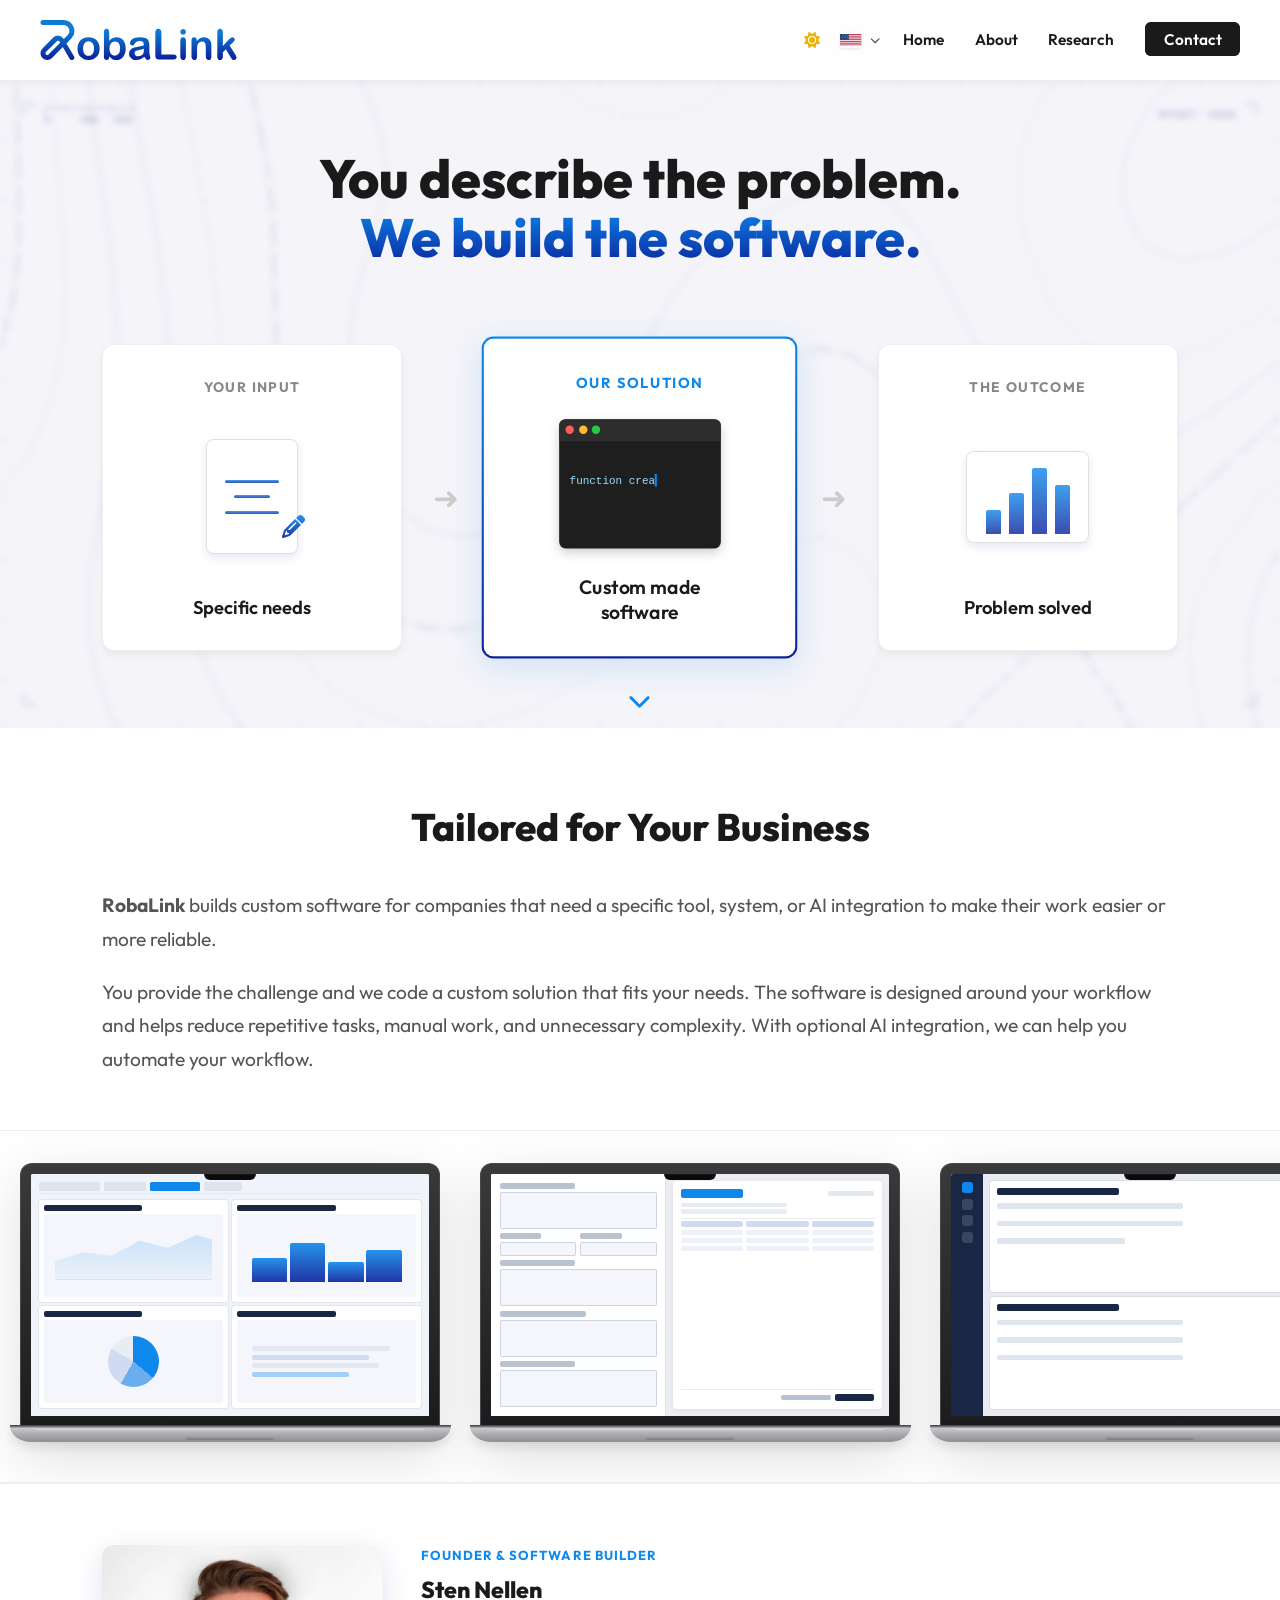
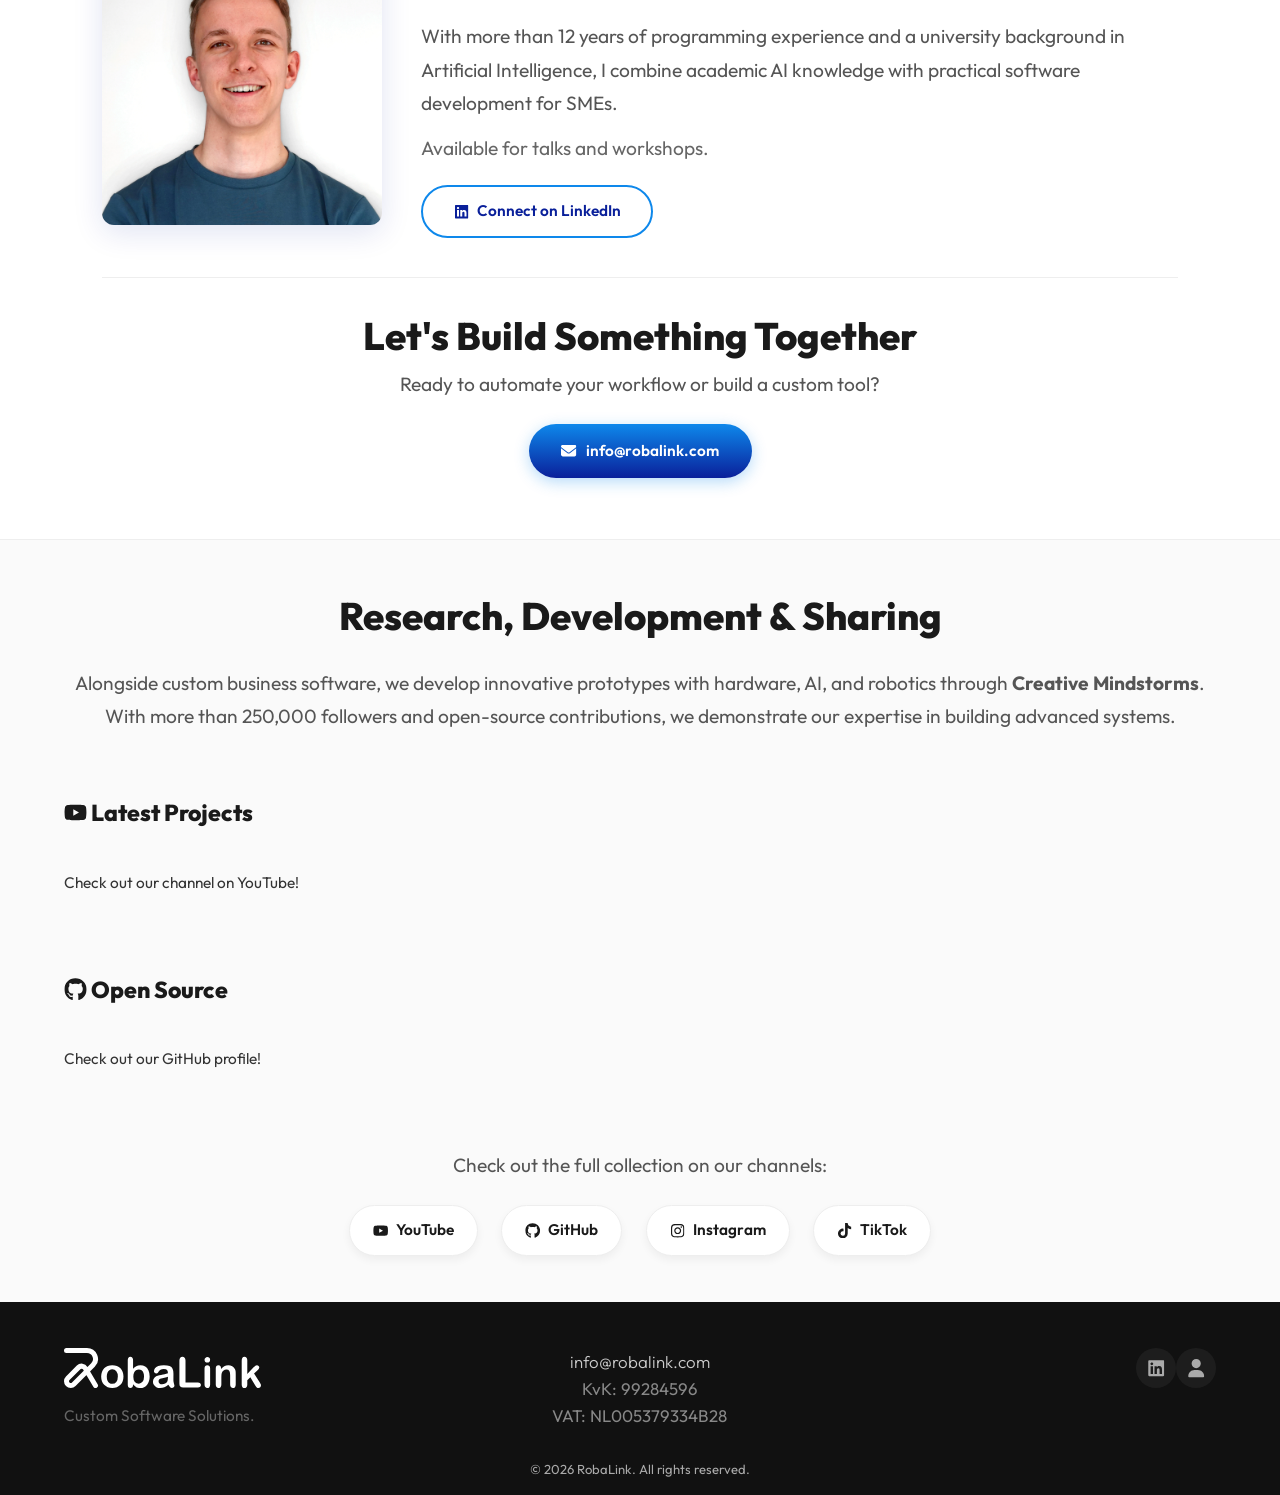
<file: index.html>
<!DOCTYPE html>
<html lang="en">

<head>
    <meta charset="UTF-8">
    <meta name="viewport" content="width=device-width, initial-scale=1.0">
    <title>RobaLink</title>
    <meta name="description" content="RobaLink builds custom software tools and automation for businesses.">
    <link rel="icon" href="assets/favicon.svg" type="image/svg+xml">

    <!-- Open Graph -->
    <meta property="og:type" content="website">
    <meta property="og:url" content="https://www.robalink.com/">
    <meta property="og:title" content="RobaLink | Custom Software & Automation">
    <meta property="og:description" content="RobaLink builds custom software for businesses.">
    <meta property="og:image" content="https://www.robalink.com/assets/og-image.jpg">
    <meta property="og:image:width" content="1200">
    <meta property="og:image:height" content="630">
    <meta name="twitter:card" content="summary_large_image">
    <meta name="twitter:image" content="https://www.robalink.com/assets/og-image.jpg">
    <meta name="twitter:title" content="RobaLink | Custom Software & Automation">
    <meta name="twitter:description" content="RobaLink builds custom software for businesses.">

    <!-- Fonts -->
    <link rel="preconnect" href="https://fonts.googleapis.com">
    <link rel="preconnect" href="https://fonts.gstatic.com" crossorigin>
    <link href="https://fonts.googleapis.com/css2?family=Outfit:wght@300;400;600;800&family=Segoe+UI&display=swap"
        rel="stylesheet">

    <!-- Styles -->
    <link rel="stylesheet" href="css/style.css">
    <style>
        body.lang-loading {
            opacity: 0;
            visibility: hidden;
        }
    </style>
    <script>
        (function () {
            try {
                var saved = localStorage.getItem('RobaLinkTheme');
                var theme = saved === 'dark' ? 'dark' : 'light';
                document.documentElement.setAttribute('data-theme', theme);
            } catch (e) {
                document.documentElement.setAttribute('data-theme', 'light');
            }
        })();
    </script>
</head>

<body class="lang-loading">
    <!-- Icons (inline SVG sprite — Font Awesome Free 6.4.0 paths) -->
    <svg class="svg-sprite" xmlns="http://www.w3.org/2000/svg" aria-hidden="true">
        <symbol id="icon-moon" viewBox="0 0 384 512">
            <path d="M223.5 32C100 32 0 132.3 0 256S100 480 223.5 480c60.6 0 115.5-24.2 155.8-63.4c5-4.9 6.3-12.5 3.1-18.7s-10.1-9.7-17-8.5c-9.8 1.7-19.8 2.6-30.1 2.6c-96.9 0-175.5-78.8-175.5-176c0-65.8 36-123.1 89.3-153.3c6.1-3.5 9.2-10.5 7.7-17.3s-7.3-11.9-14.3-12.5c-6.3-.5-12.6-.8-19-.8z"/>
        </symbol>
        <symbol id="icon-sun" viewBox="0 0 512 512">
            <path d="M361.5 1.2c5 2.1 8.6 6.6 9.6 11.9L391 121l107.9 19.8c5.3 1 9.8 4.6 11.9 9.6s1.5 10.7-1.6 15.2L446.9 256l62.3 90.3c3.1 4.5 3.7 10.2 1.6 15.2s-6.6 8.6-11.9 9.6L391 391 371.1 498.9c-1 5.3-4.6 9.8-9.6 11.9s-10.7 1.5-15.2-1.6L256 446.9l-90.3 62.3c-4.5 3.1-10.2 3.7-15.2 1.6s-8.6-6.6-9.6-11.9L121 391 13.1 371.1c-5.3-1-9.8-4.6-11.9-9.6s-1.5-10.7 1.6-15.2L65.1 256 2.8 165.7c-3.1-4.5-3.7-10.2-1.6-15.2s6.6-8.6 11.9-9.6L121 121 140.9 13.1c1-5.3 4.6-9.8 9.6-11.9s10.7-1.5 15.2 1.6L256 65.1 346.3 2.8c4.5-3.1 10.2-3.7 15.2-1.6zM160 256a96 96 0 1 1 192 0 96 96 0 1 1 -192 0zm224 0a128 128 0 1 0 -256 0 128 128 0 1 0 256 0z"/>
        </symbol>
        <symbol id="icon-chevron-down" viewBox="0 0 512 512">
            <path d="M233.4 406.6c12.5 12.5 32.8 12.5 45.3 0l192-192c12.5-12.5 12.5-32.8 0-45.3s-32.8-12.5-45.3 0L256 338.7 86.6 169.4c-12.5-12.5-32.8-12.5-45.3 0s-12.5 32.8 0 45.3l192 192z"/>
        </symbol>
        <symbol id="icon-bars" viewBox="0 0 448 512">
            <path d="M0 96C0 78.3 14.3 64 32 64H416c17.7 0 32 14.3 32 32s-14.3 32-32 32H32C14.3 128 0 113.7 0 96zM0 256c0-17.7 14.3-32 32-32H416c17.7 0 32 14.3 32 32s-14.3 32-32 32H32c-17.7 0-32-14.3-32-32zM448 416c0 17.7-14.3 32-32 32H32c-17.7 0-32-14.3-32-32s14.3-32 32-32H416c17.7 0 32 14.3 32 32z"/>
        </symbol>
        <symbol id="icon-pencil" viewBox="0 0 512 512">
            <path d="M410.3 231l11.3-11.3-33.9-33.9-62.1-62.1L291.7 89.8l-11.3 11.3-22.6 22.6L58.6 322.9c-10.4 10.4-18 23.3-22.2 37.4L1 480.7c-2.5 8.4-.2 17.5 6.1 23.7s15.3 8.5 23.7 6.1l120.3-35.4c14.1-4.2 27-11.8 37.4-22.2L387.7 253.7 410.3 231zM160 399.4l-9.1 22.7c-4 3.1-8.5 5.4-13.3 6.9L59.4 452l23-78.1c1.4-4.9 3.8-9.4 6.9-13.3l22.7-9.1v32c0 8.8 7.2 16 16 16h32zM362.7 18.7L348.3 33.2 325.7 55.8 314.3 67.1l33.9 33.9 62.1 62.1 33.9 33.9 11.3-11.3 22.6-22.6 14.5-14.5c25-25 25-65.5 0-90.5L453.3 18.7c-25-25-65.5-25-90.5 0zm-47.4 168l-144 144c-6.2 6.2-16.4 6.2-22.6 0s-6.2-16.4 0-22.6l144-144c6.2-6.2 16.4-6.2 22.6 0s6.2 16.4 0 22.6z"/>
        </symbol>
        <symbol id="icon-envelope" viewBox="0 0 512 512">
            <path d="M48 64C21.5 64 0 85.5 0 112c0 15.1 7.1 29.3 19.2 38.4L236.8 313.6c11.4 8.5 27 8.5 38.4 0L492.8 150.4c12.1-9.1 19.2-23.3 19.2-38.4c0-26.5-21.5-48-48-48H48zM0 176V384c0 35.3 28.7 64 64 64H448c35.3 0 64-28.7 64-64V176L294.4 339.2c-22.8 17.1-54 17.1-76.8 0L0 176z"/>
        </symbol>
        <symbol id="icon-user" viewBox="0 0 448 512">
            <path d="M224 256A128 128 0 1 0 224 0a128 128 0 1 0 0 256zm-45.7 48C79.8 304 0 383.8 0 482.3C0 498.7 13.3 512 29.7 512H418.3c16.4 0 29.7-13.3 29.7-29.7C448 383.8 368.2 304 269.7 304H178.3z"/>
        </symbol>
        <symbol id="icon-linkedin" viewBox="0 0 448 512">
            <path d="M416 32H31.9C14.3 32 0 46.5 0 64.3v383.4C0 465.5 14.3 480 31.9 480H416c17.6 0 32-14.5 32-32.3V64.3c0-17.8-14.4-32.3-32-32.3zM135.4 416H69V202.2h66.5V416zm-33.2-243c-21.3 0-38.5-17.3-38.5-38.5S80.9 96 102.2 96c21.2 0 38.5 17.3 38.5 38.5 0 21.3-17.2 38.5-38.5 38.5zm282.1 243h-66.4V312c0-24.8-.5-56.7-34.5-56.7-34.6 0-39.9 27-39.9 54.9V416h-66.4V202.2h63.7v29.2h.9c8.9-16.8 30.6-34.5 62.9-34.5 67.2 0 79.7 44.3 79.7 101.9V416z"/>
        </symbol>
        <symbol id="icon-youtube" viewBox="0 0 576 512">
            <path d="M549.655 124.083c-6.281-23.65-24.787-42.276-48.284-48.597C458.781 64 288 64 288 64S117.22 64 74.629 75.486c-23.497 6.322-42.003 24.947-48.284 48.597-11.412 42.867-11.412 132.305-11.412 132.305s0 89.438 11.412 132.305c6.281 23.65 24.787 41.5 48.284 47.821C117.22 448 288 448 288 448s170.78 0 213.371-11.486c23.497-6.321 42.003-24.171 48.284-47.821 11.412-42.867 11.412-132.305 11.412-132.305s0-89.438-11.412-132.305zm-317.51 213.508V175.185l142.739 81.205-142.739 81.201z"/>
        </symbol>
        <symbol id="icon-github" viewBox="0 0 496 512">
            <path d="M165.9 397.4c0 2-2.3 3.6-5.2 3.6-3.3.3-5.6-1.3-5.6-3.6 0-2 2.3-3.6 5.2-3.6 3-.3 5.6 1.3 5.6 3.6zm-31.1-4.5c-.7 2 1.3 4.3 4.3 4.9 2.6 1 5.6 0 6.2-2s-1.3-4.3-4.3-5.2c-2.6-.7-5.5.3-6.2 2.3zm44.2-1.7c-2.9.7-4.9 2.6-4.6 4.9.3 2 2.9 3.3 5.9 2.6 2.9-.7 4.9-2.6 4.6-4.6-.3-1.9-3-3.2-5.9-2.9zM244.8 8C106.1 8 0 113.3 0 252c0 110.9 69.8 205.8 169.5 239.2 12.8 2.3 17.3-5.6 17.3-12.1 0-6.2-.3-40.4-.3-61.4 0 0-70 15-84.7-29.8 0 0-11.4-29.1-27.8-36.6 0 0-22.9-15.7 1.6-15.4 0 0 24.9 2 38.6 25.8 21.9 38.6 58.6 27.5 72.9 20.9 2.3-16 8.8-27.1 16-33.7-55.9-6.2-112.3-14.3-112.3-110.5 0-27.5 7.6-41.3 23.6-58.9-2.6-6.5-11.1-33.3 2.6-67.9 20.9-6.5 69 27 69 27 20-5.6 41.5-8.5 62.8-8.5s42.8 2.9 62.8 8.5c0 0 48.1-33.6 69-27 13.7 34.7 5.2 61.4 2.6 67.9 16 17.7 25.8 31.5 25.8 58.9 0 96.5-58.9 104.2-114.8 110.5 9.2 7.9 17 22.9 17 46.4 0 33.7-.3 75.4-.3 83.6 0 6.5 4.6 14.4 17.3 12.1C428.2 457.8 496 362.9 496 252 496 113.3 383.5 8 244.8 8zM97.2 352.9c-1.3 1-1 3.3.7 5.2 1.6 1.6 3.9 2.3 5.2 1 1.3-1 1-3.3-.7-5.2-1.6-1.6-3.9-2.3-5.2-1zm-10.8-8.1c-.7 1.3.3 2.9 2.3 3.9 1.6 1 3.6.7 4.3-.7.7-1.3-.3-2.9-2.3-3.9-2-.6-3.6-.3-4.3.7zm32.4 35.6c-1.6 1.3-1 4.3 1.3 6.2 2.3 2.3 5.2 2.6 6.5 1 1.3-1.3.7-4.3-1.3-6.2-2.2-2.3-5.2-2.6-6.5-1zm-11.4-14.7c-1.6 1-1.6 3.6 0 5.9 1.6 2.3 4.3 3.3 5.6 2.3 1.6-1.3 1.6-3.9 0-6.2-1.4-2.3-4-3.3-5.6-2z"/>
        </symbol>
        <symbol id="icon-instagram" viewBox="0 0 448 512">
            <path d="M224.1 141c-63.6 0-114.9 51.3-114.9 114.9s51.3 114.9 114.9 114.9S339 319.5 339 255.9 287.7 141 224.1 141zm0 189.6c-41.1 0-74.7-33.5-74.7-74.7s33.5-74.7 74.7-74.7 74.7 33.5 74.7 74.7-33.6 74.7-74.7 74.7zm146.4-194.3c0 14.9-12 26.8-26.8 26.8-14.9 0-26.8-12-26.8-26.8s12-26.8 26.8-26.8 26.8 12 26.8 26.8zm76.1 27.2c-1.7-35.9-9.9-67.7-36.2-93.9-26.2-26.2-58-34.4-93.9-36.2-37-2.1-147.9-2.1-184.9 0-35.8 1.7-67.6 9.9-93.9 36.1s-34.4 58-36.2 93.9c-2.1 37-2.1 147.9 0 184.9 1.7 35.9 9.9 67.7 36.2 93.9s58 34.4 93.9 36.2c37 2.1 147.9 2.1 184.9 0 35.9-1.7 67.7-9.9 93.9-36.2 26.2-26.2 34.4-58 36.2-93.9 2.1-37 2.1-147.8 0-184.8zM398.8 388c-7.8 19.6-22.9 34.7-42.6 42.6-29.5 11.7-99.5 9-132.1 9s-102.7 2.6-132.1-9c-19.6-7.8-34.7-22.9-42.6-42.6-11.7-29.5-9-99.5-9-132.1s-2.6-102.7 9-132.1c7.8-19.6 22.9-34.7 42.6-42.6 29.5-11.7 99.5-9 132.1-9s102.7-2.6 132.1 9c19.6 7.8 34.7 22.9 42.6 42.6 11.7 29.5 9 99.5 9 132.1s2.7 102.7-9 132.1z"/>
        </symbol>
        <symbol id="icon-tiktok" viewBox="0 0 448 512">
            <path d="M448,209.91a210.06,210.06,0,0,1-122.77-39.25V349.38A162.55,162.55,0,1,1,185,188.31V278.2a74.62,74.62,0,1,0,52.23,71.18V0l88,0a121.18,121.18,0,0,0,1.86,22.17h0A122.18,122.18,0,0,0,381,102.39a121.43,121.43,0,0,0,67,20.14Z"/>
        </symbol>
    </svg>

    <!-- SVG Flag Sprites -->
    <svg class="svg-sprite" aria-hidden="true">
        <symbol id="flag-us" viewBox="0 0 7410 3900">
            <path fill="#b31942" d="M0 0h7410v3900H0" />
            <path stroke="#FFF" stroke-width="300" d="M0 450h7410m0 600H0m0 600h7410m0 600H0m0 600h7410m0 600H0" />
            <path fill="#0a3161" d="M0 0h2964v2100H0" />
            <g fill="#FFF">
                <g id="us-d">
                    <g id="us-c">
                        <g id="us-e">
                            <g id="us-b">
                                <path id="us-a" d="m247 90 70.534 217.082-184.66-134.164h228.253L176.466 307.082z" />
                                <use href="#us-a" y="420" />
                                <use href="#us-a" y="840" />
                                <use href="#us-a" y="1260" />
                            </g>
                            <use href="#us-a" y="1680" />
                        </g>
                        <use href="#us-b" x="247" y="210" />
                    </g>
                    <use href="#us-c" x="494" />
                </g>
                <use href="#us-d" x="988" />
                <use href="#us-c" x="1976" />
                <use href="#us-e" x="2470" />
            </g>
        </symbol>
        <symbol id="flag-nl" viewBox="0 0 9 6">
            <path fill="#21468B" d="M0 0h9v6H0z" />
            <path fill="#FFF" d="M0 0h9v4H0z" />
            <path fill="#AE1C28" d="M0 0h9v2H0z" />
        </symbol>
        <symbol id="flag-de" viewBox="0 0 5 3">
            <path d="M0 0h5v3H0z" />
            <path fill="#D00" d="M0 1h5v2H0z" />
            <path fill="#FFCE00" d="M0 2h5v1H0z" />
        </symbol>
    </svg>

    <!-- Background layer (topo + HUD frame, shared blur) -->
    <div id="draft-bg-layer" aria-hidden="true">
        <canvas id="draft-overlay"></canvas>
        <canvas id="draft-bg"></canvas>
    </div>

    <!-- Navigation -->
    <header id="main-header">
        <div class="container header-container">
            <a href="#hero" id="logo-link" class="logo">
                <img src="assets/logo.svg" alt="RobaLink Logo">
            </a>
            <nav>
                <div class="nav-controls">
                    <button type="button" class="theme-toggle" aria-label="Switch to dark mode" data-i18n-aria="theme_to_dark">
                        <svg class="icon theme-icon-dark" viewBox="0 0 384 512" aria-hidden="true"><use href="#icon-moon"></use></svg>
                        <svg class="icon theme-icon-light" viewBox="0 0 512 512" aria-hidden="true"><use href="#icon-sun"></use></svg>
                    </button>
                    <div class="lang-switcher">
                        <button class="lang-toggle" aria-label="Change Language">
                            <svg class="flag-icon">
                                <use href="#flag-us"></use>
                            </svg> <svg class="icon icon-sm" viewBox="0 0 512 512" aria-hidden="true"><use href="#icon-chevron-down"></use></svg>
                        </button>
                        <ul class="lang-menu">
                            <li><button data-lang="en"><svg class="flag-icon">
                                        <use href="#flag-us"></use>
                                    </svg> English (EN)</button></li>
                            <li><button data-lang="nl"><svg class="flag-icon">
                                        <use href="#flag-nl"></use>
                                    </svg> Nederlands (NL)</button></li>
                            <li><button data-lang="de"><svg class="flag-icon">
                                        <use href="#flag-de"></use>
                                    </svg> Deutsch (DE)</button></li>
                        </ul>
                    </div>
                </div>
                <ul class="nav-links">
                    <li><a href="#hero" data-i18n="nav_home">Home</a></li>
                    <li><a href="#about" data-i18n="nav_about">About</a></li>
                    <li><a href="#showcase" data-i18n="nav_showcase">Creative Mindstorms</a></li>
                    <li><a href="#contact-area" class="btn-nav" data-i18n="nav_contact">Contact</a></li>
                </ul>
                <div class="mobile-menu-btn">
                    <svg class="icon" viewBox="0 0 448 512" aria-hidden="true"><use href="#icon-bars"></use></svg>
                </div>
            </nav>
        </div>
    </header>

    <main>
        <!-- Hero Section -->
        <section id="hero" class="hero-section">
            <div class="container">
                <header class="hero-header">
                    <h1 data-i18n="hero_title"></h1>
                </header>

                <div class="pipeline">
                    <!-- Input Stage -->
                    <div class="card">
                        <div class="label-top" data-i18n="hero_input_label"></div>
                        <div class="visual-container">
                            <div class="sketch-visual visual-box">
                                <div class="sketch-line"></div>
                                <div class="sketch-line short"></div>
                                <div class="sketch-line"></div>
                                <div class="pencil">
                                    <svg class="icon" viewBox="0 0 512 512" aria-hidden="true">
                                        <defs>
                                            <linearGradient id="pencil-gradient" x1="0" y1="1" x2="0" y2="0">
                                                <stop offset="0%" stop-color="#0a209a"/>
                                                <stop offset="100%" stop-color="#0e88eb"/>
                                            </linearGradient>
                                        </defs>
                                        <path fill="url(#pencil-gradient)" d="M410.3 231l11.3-11.3-33.9-33.9-62.1-62.1L291.7 89.8l-11.3 11.3-22.6 22.6L58.6 322.9c-10.4 10.4-18 23.3-22.2 37.4L1 480.7c-2.5 8.4-.2 17.5 6.1 23.7s15.3 8.5 23.7 6.1l120.3-35.4c14.1-4.2 27-11.8 37.4-22.2L387.7 253.7 410.3 231zM160 399.4l-9.1 22.7c-4 3.1-8.5 5.4-13.3 6.9L59.4 452l23-78.1c1.4-4.9 3.8-9.4 6.9-13.3l22.7-9.1v32c0 8.8 7.2 16 16 16h32zM362.7 18.7L348.3 33.2 325.7 55.8 314.3 67.1l33.9 33.9 62.1 62.1 33.9 33.9 11.3-11.3 22.6-22.6 14.5-14.5c25-25 25-65.5 0-90.5L453.3 18.7c-25-25-65.5-25-90.5 0zm-47.4 168l-144 144c-6.2 6.2-16.4 6.2-22.6 0s-6.2-16.4 0-22.6l144-144c6.2-6.2 16.4-6.2 22.6 0s6.2 16.4 0 22.6z"/>
                                    </svg>
                                </div>
                            </div>
                        </div>
                        <div class="label-desc" data-i18n="hero_input_desc"></div>
                    </div>

                    <div class="arrow-container">
                        <div class="arrow-icon">➜</div>
                    </div>

                    <!-- Solution Stage -->
                    <div class="card outstanding">
                        <div class="label-top highlight-text" data-i18n="hero_solution_label"></div>
                        <div class="visual-container">
                            <div class="mini-editor">
                                <div class="editor-header">
                                    <div class="dot red"></div>
                                    <div class="dot yellow"></div>
                                    <div class="dot green"></div>
                                </div>
                                <div class="editor-content">
                                    <code id="typewriter-code"></code><span class="cursor"></span>
                                </div>
                            </div>
                        </div>
                        <div class="label-desc" data-i18n="hero_solution_desc"></div>
                    </div>

                    <div class="arrow-container">
                        <div class="arrow-icon">➜</div>
                    </div>

                    <!-- Outcome Stage -->
                    <div class="card">
                        <div class="label-top" data-i18n="hero_outcome_label"></div>
                        <div class="visual-container">
                            <div class="result-visual visual-box">
                                <div class="bar" style="height: 30%"></div>
                                <div class="bar" style="height: 50%"></div>
                                <div class="bar" style="height: 80%"></div>
                                <div class="bar" style="height: 60%"></div>
                            </div>
                        </div>
                        <div class="label-desc" data-i18n="hero_outcome_desc"></div>
                    </div>
                </div>
            </div>

            <div class="scroll-down">
                <a href="#about" aria-label="Scroll to about section" data-i18n-aria="scroll_to_about"><svg class="icon" viewBox="0 0 512 512" aria-hidden="true"><use href="#icon-chevron-down"></use></svg></a>
            </div>
        </section>

        <section id="about" class="tailored-section">
            <div class="container">
                <h2 data-i18n="about_title"></h2>
                <div class="tailored-intro">
                    <p data-i18n="about_p1"></p>
                    <p data-i18n="about_p2"></p>
                </div>
            </div>
        </section>

        <!-- Laptop UI showcase (horizontal drift on page scroll) -->
        <section id="laptop-showcase" class="laptop-showcase" aria-label="Software examples">
            <div class="laptop-track-enter">
                <div class="laptop-track" id="laptop-track"></div>
            </div>
        </section>

        <template id="laptop-tpl-analytics">
            <figure class="laptop">
                <div class="laptop-device">
                    <div class="laptop-screen">
                        <div class="laptop-bezel" aria-hidden="true">
                            <span class="laptop-camera"></span>
                        </div>
                        <div class="laptop-screen-inner">
                            <div class="ui-mock ui-analytics" aria-hidden="true">
                                <div class="ui-nav"><span></span><span></span><span class="active"></span><span></span></div>
                                <div class="ui-cards">
                                    <div class="ui-card">
                                        <span class="ui-card-title"></span>
                                        <div class="ui-viz ui-viz-line"></div>
                                    </div>
                                    <div class="ui-card">
                                        <span class="ui-card-title"></span>
                                        <div class="ui-viz ui-viz-bar">
                                            <span style="--h:45%"></span><span style="--h:72%"></span><span style="--h:38%"></span><span style="--h:60%"></span>
                                        </div>
                                    </div>
                                    <div class="ui-card">
                                        <span class="ui-card-title"></span>
                                        <div class="ui-viz ui-viz-pie"></div>
                                    </div>
                                    <div class="ui-card">
                                        <span class="ui-card-title"></span>
                                        <div class="ui-viz ui-viz-list"><span></span><span></span><span></span><span></span></div>
                                    </div>
                                </div>
                            </div>
                        </div>
                    </div>
                    <div class="laptop-base"></div>
                </div>
            </figure>
        </template>

        <template id="laptop-tpl-invoice">
            <figure class="laptop">
                <div class="laptop-device">
                    <div class="laptop-screen">
                        <div class="laptop-bezel" aria-hidden="true">
                            <span class="laptop-camera"></span>
                        </div>
                        <div class="laptop-screen-inner">
                            <div class="ui-mock ui-invoice" aria-hidden="true">
                                <div class="ui-form">
                                    <div class="ui-field"><span class="ui-label"></span><span class="ui-input lg"></span></div>
                                    <div class="ui-field-row">
                                        <div class="ui-field"><span class="ui-label short"></span><span class="ui-input"></span></div>
                                        <div class="ui-field"><span class="ui-label short"></span><span class="ui-input"></span></div>
                                    </div>
                                    <div class="ui-field"><span class="ui-label"></span><span class="ui-input lg"></span></div>
                                    <div class="ui-field"><span class="ui-label short"></span><span class="ui-input"></span></div>
                                    <div class="ui-field"><span class="ui-label"></span><span class="ui-input area"></span></div>
                                </div>
                                <div class="ui-preview">
                                    <div class="ui-doc">
                                        <div class="ui-doc-head"><span class="ui-doc-logo"></span><span class="ui-doc-no"></span></div>
                                        <div class="ui-doc-meta"><span></span><span></span></div>
                                        <div class="ui-doc-lines">
                                            <div class="ui-doc-line head"><span></span><span></span><span></span></div>
                                            <div class="ui-doc-line"><span></span><span></span><span></span></div>
                                            <div class="ui-doc-line"><span></span><span></span><span></span></div>
                                            <div class="ui-doc-line"><span></span><span></span><span></span></div>
                                        </div>
                                        <div class="ui-doc-total"><span></span><span></span></div>
                                    </div>
                                </div>
                            </div>
                        </div>
                    </div>
                    <div class="laptop-base"></div>
                </div>
            </figure>
        </template>

        <template id="laptop-tpl-controlpanel">
            <figure class="laptop">
                <div class="laptop-device">
                    <div class="laptop-screen">
                        <div class="laptop-bezel" aria-hidden="true">
                            <span class="laptop-camera"></span>
                        </div>
                        <div class="laptop-screen-inner">
                            <div class="ui-mock ui-controlpanel" aria-hidden="true">
                                <div class="ui-cp-nav"><span class="active"></span><span></span><span></span><span></span></div>
                                <div class="ui-cp-main">
                                    <div class="ui-cp-section">
                                        <span class="ui-cp-heading"></span>
                                        <div class="ui-cp-row"><span class="ui-cp-label"></span><span class="ui-cp-toggle on"></span></div>
                                        <div class="ui-cp-row"><span class="ui-cp-label"></span><span class="ui-cp-toggle"></span></div>
                                        <div class="ui-cp-row"><span class="ui-cp-label short"></span><span class="ui-cp-slider"><span class="ui-cp-slider-fill"></span><span class="ui-cp-slider-thumb"></span></span></div>
                                    </div>
                                    <div class="ui-cp-section">
                                        <span class="ui-cp-heading"></span>
                                        <div class="ui-cp-row"><span class="ui-cp-label"></span><span class="ui-cp-select"></span></div>
                                        <div class="ui-cp-row"><span class="ui-cp-label"></span><span class="ui-cp-status ok"></span></div>
                                        <div class="ui-cp-row"><span class="ui-cp-label"></span><span class="ui-cp-status warn"></span></div>
                                    </div>
                                </div>
                            </div>
                        </div>
                    </div>
                    <div class="laptop-base"></div>
                </div>
            </figure>
        </template>

        <template id="laptop-tpl-broadcast">
            <figure class="laptop">
                <div class="laptop-device">
                    <div class="laptop-screen">
                        <div class="laptop-bezel" aria-hidden="true">
                            <span class="laptop-camera"></span>
                        </div>
                        <div class="laptop-screen-inner">
                            <div class="ui-mock ui-broadcast" aria-hidden="true">
                                <div class="ui-edit-bar">
                                    <span></span><span></span><span></span>
                                    <span class="ui-edit-time"></span>
                                    <span class="ui-edit-transport"></span>
                                </div>
                                <div class="ui-edit-upper">
                                    <div class="ui-edit-bin">
                                        <span class="ui-edit-heading"></span>
                                        <div class="ui-edit-clips"><span></span><span></span><span></span><span></span></div>
                                    </div>
                                    <div class="ui-edit-monitor">
                                        <div class="ui-edit-preview"></div>
                                    </div>
                                    <div class="ui-edit-inspector">
                                        <span class="ui-edit-heading"></span>
                                        <span></span><span></span><span></span>
                                    </div>
                                </div>
                                <div class="ui-edit-timeline">
                                    <div class="ui-edit-ruler"></div>
                                    <div class="ui-edit-tracks">
                                        <div class="ui-edit-track">
                                            <span class="ui-edit-lbl"></span>
                                            <div class="ui-edit-lane"><span></span><span></span><span></span></div>
                                        </div>
                                        <div class="ui-edit-track">
                                            <span class="ui-edit-lbl"></span>
                                            <div class="ui-edit-lane"><span></span></div>
                                        </div>
                                        <div class="ui-edit-track audio">
                                            <span class="ui-edit-lbl"></span>
                                            <div class="ui-edit-lane"><span class="wave"></span></div>
                                        </div>
                                    </div>
                                    <span class="ui-edit-playhead"></span>
                                </div>
                            </div>
                        </div>
                    </div>
                    <div class="laptop-base"></div>
                </div>
            </figure>
        </template>

        <!-- Founder + Contact -->
        <section id="founder" class="founder-section">
            <div class="container">
                <div class="about-founder">
                    <div class="about-photo">
                        <img src="assets/headshot.webp" alt="" class="headshot headshot-light" data-i18n-alt="about_headshot_alt">
                        <img src="assets/headshot-dark.webp" alt="" class="headshot headshot-dark" data-i18n-alt="about_headshot_alt">
                    </div>
                    <div class="about-bio">
                        <p class="about-kicker" data-i18n="about_kicker"></p>
                        <h3 class="about-name">Sten Nellen</h3>
                        <p class="about-text" data-i18n="about_bio"></p>
                        <p class="about-speaking" data-i18n="about_speaking"></p>
                        <div class="about-actions">
                            <a href="https://www.linkedin.com/in/sten-nellen-893992252/" target="_blank"
                                rel="noopener noreferrer" class="btn about-linkedin">
                                <svg class="icon" viewBox="0 0 448 512" aria-hidden="true"><use href="#icon-linkedin"></use></svg> <span data-i18n="about_linkedin"></span>
                            </a>
                        </div>
                    </div>
                </div>
                <div id="contact-area" class="founder-contact">
                    <h2 data-i18n="contact_title"></h2>
                    <p data-i18n="contact_text"></p>
                    <a href="mailto:info@robalink.com" class="btn btn-primary">
                        <svg class="icon" viewBox="0 0 512 512" aria-hidden="true"><use href="#icon-envelope"></use></svg> info@robalink.com
                    </a>
                </div>
            </div>
        </section>

        <!-- Creative Mindstorms Showcase -->
        <section id="showcase" class="showcase-section">
            <div class="container">
                <div class="showcase-header text-center">
                    <h2 data-i18n="showcase_title"></h2>
                    <p class="subtitle" data-i18n="showcase_subtitle"></p>
                </div>

                <div class="media-section">
                    <h3><a href="https://www.youtube.com/c/CreativeMindstorms" target="_blank"
                            data-i18n="latest_projects"></a></h3>
                    <div id="video-grid" class="grid-layout">
                        <div class="loading-spinner"></div>
                    </div>
                </div>

                <div class="media-section">
                    <h3><a href="https://github.com/CreativeMindstorms" target="_blank" data-i18n="open_source"></a>
                    </h3>
                    <div id="repo-grid" class="grid-layout">
                        <div class="loading-spinner"></div>
                    </div>
                </div>

                <div class="showcase-actions text-center">
                    <p data-i18n="check_channels"></p>
                    <div class="social-buttons">
                        <a href="https://www.youtube.com/c/CreativeMindstorms" target="_blank" class="btn-cm-social"><svg
                                class="icon" viewBox="0 0 576 512" aria-hidden="true"><use href="#icon-youtube"></use></svg> YouTube</a>
                        <a href="https://github.com/CreativeMindstorms" target="_blank" class="btn-cm-social"><svg
                                class="icon" viewBox="0 0 496 512" aria-hidden="true"><use href="#icon-github"></use></svg> GitHub</a>
                        <a href="https://instagram.com/creative_mindstorms" target="_blank" class="btn-cm-social">
                            <svg class="icon" viewBox="0 0 448 512" aria-hidden="true"><use href="#icon-instagram"></use></svg> Instagram
                        </a>
                        <a href="https://www.tiktok.com/@creative_mindstorms" target="_blank" class="btn-cm-social">
                            <svg class="icon" viewBox="0 0 448 512" aria-hidden="true"><use href="#icon-tiktok"></use></svg> TikTok
                        </a>
                    </div>
                </div>
            </div>
        </section>

    </main>

    <!-- Footer -->
    <footer id="contact">
        <div class="container">
            <div class="footer-layout">
                <div class="footer-col brand-col">
                    <img src="assets/logo.svg" alt="" class="footer-logo" data-i18n-alt="alt_logo">
                    <p data-i18n="footer_slogan"></p>
                </div>

                <div class="footer-col info-col">
                    <p><a href="mailto:info@robalink.com" id="contact-email"><svg class="icon" viewBox="0 0 512 512" aria-hidden="true"><use href="#icon-envelope"></use></svg>
                            info@robalink.com</a></p>
                    <p data-i18n="footer_kvk"></p>
                    <p data-i18n="footer_vat"></p>
                </div>

                <div class="footer-col social-col">
                    <a href="https://linkedin.com/company/robalink" target="_blank" class="social-icon-btn"
                        aria-label="RobaLink on LinkedIn">
                        <svg class="icon" viewBox="0 0 448 512" aria-hidden="true"><use href="#icon-linkedin"></use></svg>
                    </a>
                    <a href="https://www.linkedin.com/in/sten-nellen-893992252/" target="_blank" class="social-icon-btn"
                        aria-label="Sten Nellen on LinkedIn">
                        <svg class="icon" viewBox="0 0 448 512" aria-hidden="true"><use href="#icon-user"></use></svg>
                    </a>
                </div>
            </div>
            <div class="copyright" data-i18n="footer_copyright">
            </div>
        </div>
    </footer>

    <!-- Scripts -->
    <script src="js/icons.js"></script>
    <script src="js/anim-controller.js"></script>
    <script src="js/draft-bg.js"></script>
    <script src="js/draft-overlay.js"></script>
    <script src="js/laptop-showcase.js"></script>
    <script src="js/typewriter.js"></script>
    <script src="js/translations.js"></script>
    <script src="js/script.js"></script>
</body>

</html>
</file>
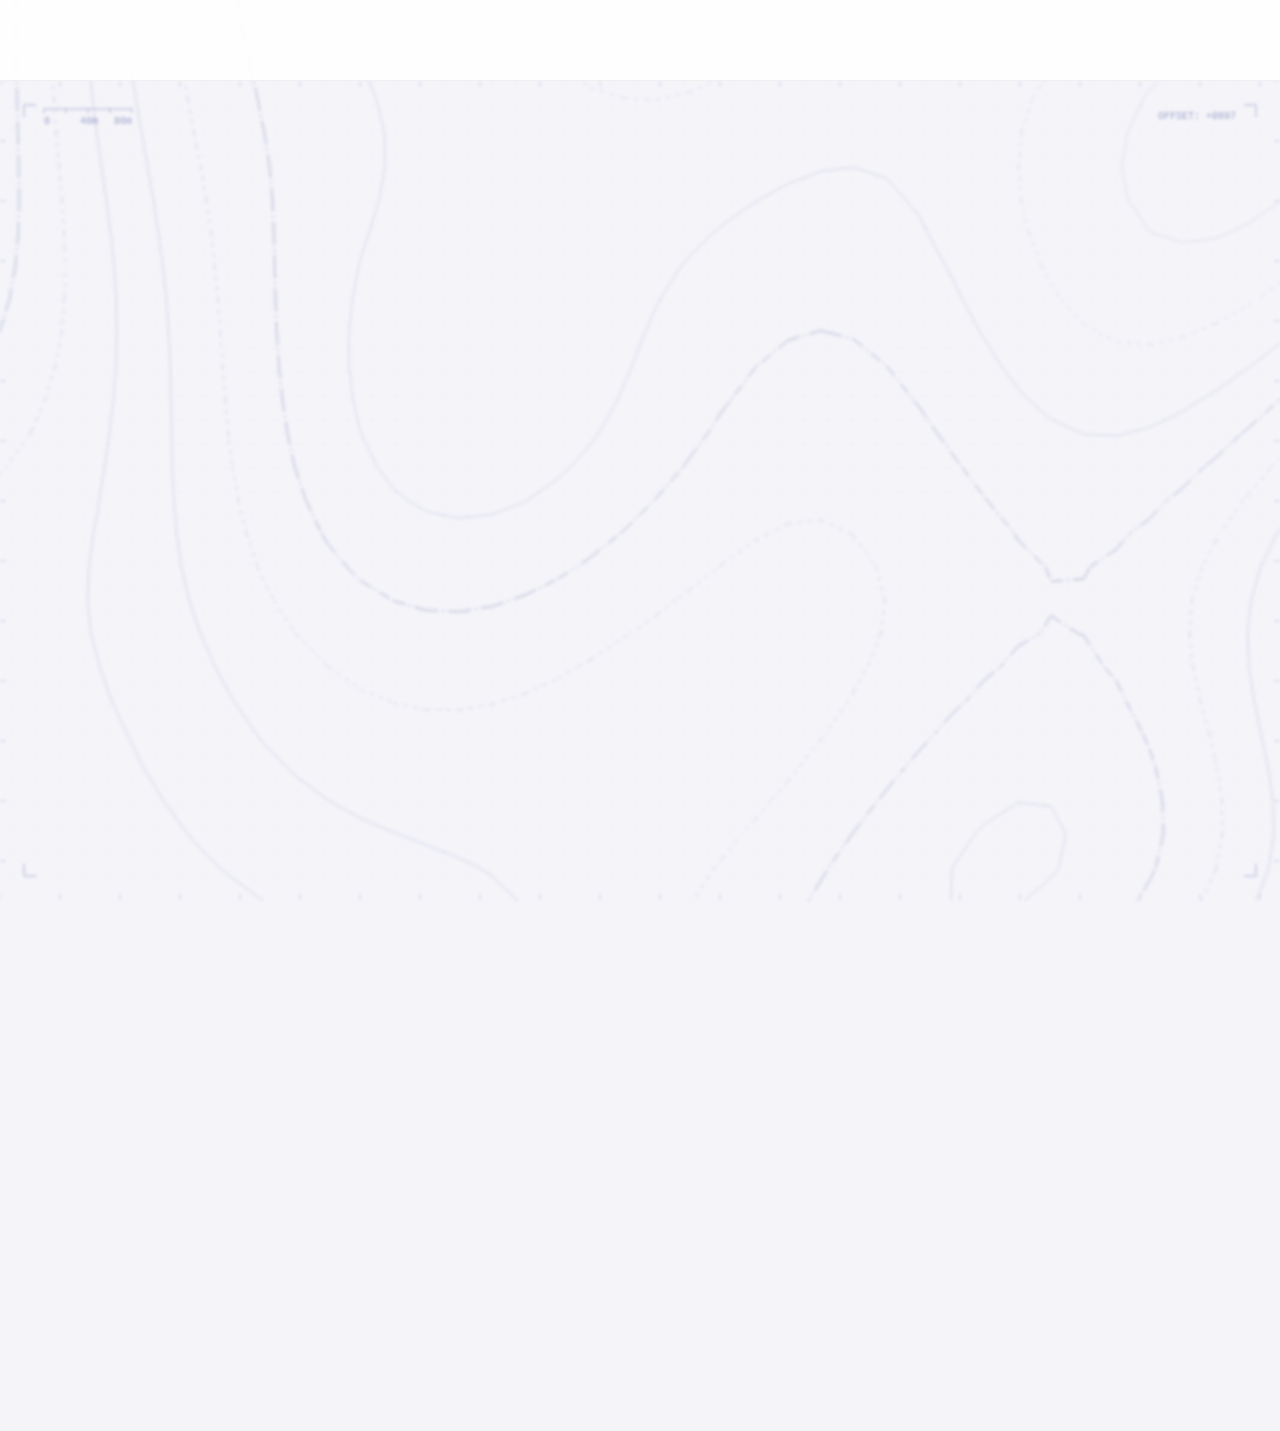
<file: dev/network_animation.html>
<!DOCTYPE html>
<html lang="en">

<head>
    <meta charset="UTF-8">
    <meta name="viewport" content="width=device-width, initial-scale=1.0">
    <title>Topo Background - RobaLink</title>
    <style>
        html,
        body {
            margin: 0;
            padding: 0;
            width: 100%;
            min-height: 100%;
            background-color: #f4f4f9;
        }

        body {
            position: relative;
        }

        #draft-bg-layer {
            position: fixed;
            inset: 0;
            z-index: 0;
            pointer-events: none;
            filter: blur(1.5px);
        }

        #draft-bg {
            position: absolute;
            inset: 0;
            width: 100%;
            height: 100%;
            display: block;
        }

        #draft-overlay {
            position: absolute;
            display: block;
        }

        #main-header {
            position: sticky;
            top: 0;
            z-index: 10;
            height: 80px;
            background: rgba(255, 255, 255, 0.9);
            border-bottom: 1px solid rgba(0, 0, 0, 0.06);
        }

        main {
            position: relative;
            z-index: 1;
        }

        #hero {
            min-height: 150vh;
            box-sizing: border-box;
        }
    </style>
</head>

<body>
    <div id="draft-bg-layer" aria-hidden="true">
        <canvas id="draft-overlay"></canvas>
        <canvas id="draft-bg"></canvas>
    </div>

    <header id="main-header"></header>

    <main>
        <section id="hero"></section>
    </main>

    <script src="../js/anim-controller.js"></script>
    <script src="../js/draft-bg.js"></script>
    <script src="../js/draft-overlay.js"></script>
    <script>
        new DraftBackground('draft-bg').start();
        new DraftOverlay('draft-overlay').start();
    </script>
</body>

</html>
</file>
<file: css/style.css>
:root {
    /* Brand Colors */
    --primary-color-light: #0e88eb;
    --primary-color-light-rgb: 14, 136, 235;
    --primary-color-dark: #0a209a;
    --primary-color-dark-rgb: 10, 32, 154;
    --secondary-color: #1a1a1a;

    /* Neutrals */
    --white: #ffffff;
    --gray-50: #fafafa;
    --gray-100: #f8f9fa;
    --gray-200: #f4f4f9;
    --gray-300: #e0e0e0;
    --gray-400: #cccccc;
    --gray-500: #aaaaaa;
    --gray-600: #888888;
    --gray-700: #666666;
    --gray-800: #555555;
    --gray-900: #333333;
    --black: #111111;

    /* Theme Mappings */
    --bg-color: var(--gray-200);
    --text-color: var(--gray-900);
    --light-text: var(--white);
    --border-color: #eeeeee;
    --footer-bg: var(--black);
    --surface: var(--white);
    --surface-muted: var(--gray-50);
    --muted-text: var(--gray-600);
    --header-bg: rgba(255, 255, 255, 0.9);
    --header-shadow: 0 2px 10px rgba(0, 0, 0, 0.05);
    --card-shadow: 0 4px 8px rgba(0, 0, 0, 0.05);
    --card-shadow-hover: 0 12px 24px rgba(0, 0, 0, 0.1);
    --menu-hover-bg: var(--gray-50);
    --btn-nav-bg: #1a1a1a;

    /* Gradients */
    --brand-gradient: linear-gradient(to top, var(--primary-color-dark), var(--primary-color-light));
    --vertical-gradient: linear-gradient(to top, var(--primary-color-dark), var(--primary-color-light));

    /* Layout */
    --border-radius-main: 12px;
    --container-width: 1200px;
    --content-column: 70rem;
    --header-height: 80px;

    /* Typography — shared across content sections */
    --type-section-title: clamp(2rem, 4vw, 2.5rem);
    --type-subsection-title: 1.5rem;
    --type-section-lead: 1.25rem;
    --type-body: 1.25rem;
    --type-body-line: 1.75;
    --type-meta: 0.95rem;
    --type-kicker: 0.85rem;

    /* Visuals Common */
    --box-border: 1px solid var(--gray-300);
    --box-shadow: 0 4px 10px rgba(var(--primary-color-dark-rgb), 0.1);
    --box-bg: var(--white);

    color-scheme: light;
    font-family: 'Outfit', 'Segoe UI', sans-serif;
}

[data-theme="dark"] {
    --bg-color: #0e1118;
    --text-color: #d8dce6;
    --secondary-color: #f0f2f7;
    --border-color: #2a3142;
    --footer-bg: #080a10;
    --surface: #161b26;
    --surface-muted: #12161f;
    --muted-text: #9aa3b5;
    --header-bg: rgba(14, 17, 24, 0.92);
    --header-shadow: 0 2px 10px rgba(0, 0, 0, 0.35);
    --card-shadow: 0 4px 12px rgba(0, 0, 0, 0.35);
    --card-shadow-hover: 0 12px 28px rgba(0, 0, 0, 0.45);
    --menu-hover-bg: rgba(255, 255, 255, 0.06);
    --box-border: 1px solid var(--border-color);
    --box-shadow: 0 4px 14px rgba(0, 0, 0, 0.4);
    --box-bg: #1a2030;
    --btn-nav-bg: var(--primary-color-light);
    --gray-300: #3a4256;
    --gray-400: #7a8499;
    --gray-500: #8b95a8;
    --gray-600: #9aa3b5;
    --gray-700: #aeb6c6;
    --gray-800: #c5cbd6;

    color-scheme: dark;
}

*,
*::before,
*::after {
    box-sizing: border-box;
}

html {
    scroll-behavior: smooth;
    font-size: clamp(14px, 1.2vw, 18px);
    scroll-padding-top: calc(var(--header-height) + 1rem);
    overflow-x: clip;
}

body {
    margin: 0;
    background-color: var(--bg-color);
    color: var(--text-color);
    line-height: 1.6;
    overflow-x: clip;
    position: relative;
}

.svg-sprite {
    position: absolute;
    width: 0;
    height: 0;
    overflow: hidden;
}

.icon {
    display: inline-block;
    width: 1em;
    height: 1em;
    fill: currentColor;
    vertical-align: -0.125em;
    flex-shrink: 0;
}

.icon-sm {
    width: 0.75em;
    height: 0.75em;
}

#draft-bg-layer {
    position: fixed;
    inset: 0;
    z-index: -1;
    pointer-events: none;
    overflow: hidden;
    filter: blur(3px);
}

#draft-bg {
    position: absolute;
    inset: 0;
    width: 100%;
    height: 100%;
    display: block;
}

/* No filter here: a nested blur costs a second full-screen pass every frame. */
#draft-overlay {
    position: absolute;
    display: block;
}

h1,
h2,
h3,
h4 {
    margin-top: 0;
    color: var(--secondary-color);
    font-weight: 800;
}

/* Section typography (tailored, showcase, about, contact) */
.tailored-section h2,
.showcase-header h2,
.founder-contact h2 {
    font-size: var(--type-section-title);
    text-align: center;
    margin-bottom: 1.5rem;
}

.showcase-header h2 {
    margin-bottom: 0.5rem;
}

.founder-contact h2 {
    margin: 0 0 0.75rem;
    line-height: 1.05;
}

.section-lead,
.hero-subtitle {
    font-size: var(--type-section-lead);
    color: var(--gray-700);
    line-height: var(--type-body-line);
}

.section-body,
.tailored-intro p,
.about-text,
.about-speaking,
.founder-contact p,
.showcase-header .subtitle,
.showcase-actions p,
.repo-card p {
    font-size: var(--type-body);
    color: var(--gray-800);
    line-height: var(--type-body-line);
}

.section-meta {
    font-size: var(--type-meta);
    line-height: var(--type-body-line);
}

.section-meta {
    color: var(--gray-600);
}

.about-speaking {
    color: var(--gray-700);
}

.section-kicker,
.about-kicker {
    font-size: var(--type-kicker);
    text-transform: uppercase;
    letter-spacing: 0.08em;
    font-weight: 700;
}

.about-kicker {
    color: var(--primary-color-light);
}

.section-subtitle,
.media-section h3,
.about-name {
    font-size: var(--type-subsection-title);
    font-weight: 800;
    color: var(--secondary-color);
}

.about-name {
    margin: 0 0 0.75rem;
}

a {
    text-decoration: none;
    color: inherit;
    transition: all 0.3s ease;
}

ul {
    list-style: none;
    padding: 0;
    margin: 0;
}

.container {
    /* +2rem keeps the pre-border-box content width (padding used to sit outside width) */
    width: calc(90% + 2rem);
    max-width: calc(var(--container-width) + 2rem);
    margin: 0 auto;
    padding: 0 1rem;
}

.text-center {
    text-align: center;
}



/* --- BUTTONS --- */
.btn {
    display: inline-block;
    padding: 0.8rem 2rem;
    border-radius: 50px;
    font-weight: 600;
    cursor: pointer;
    border: 2px solid transparent;
}

.btn-primary {
    background: var(--brand-gradient);
    background-size: 100% 100%;
    background-repeat: no-repeat;
    background-origin: border-box;
    color: var(--light-text);
    box-shadow: 0 4px 15px rgba(var(--primary-color-light-rgb), 0.3);
}

.btn-primary:hover {
    transform: translateY(-2px);
    box-shadow: 0 6px 20px rgba(var(--primary-color-dark-rgb), 0.4);
}

.btn-outline {
    background: transparent;
    border-color: var(--secondary-color);
    color: var(--secondary-color);
}

.btn-outline:hover {
    background: var(--secondary-color);
    color: var(--light-text);
}

/* --- HEADER & NAV --- */
#main-header {
    background: var(--header-bg);
    backdrop-filter: blur(10px);
    -webkit-backdrop-filter: blur(10px);
    position: fixed;
    top: 0;
    left: 0;
    right: 0;
    width: 100%;
    max-width: 100%;
    z-index: 1000;
    box-shadow: var(--header-shadow);
    height: var(--header-height);
    display: flex;
    align-items: center;
}

main {
    padding-top: var(--header-height);
}

.header-container {
    display: flex;
    justify-content: space-between;
    align-items: center;
    gap: 0.75rem;
    width: 100%;
    min-width: 0;
}

.logo {
    flex: 0 1 auto;
    min-width: 0;
}

.logo img {
    display: block;
    max-height: 40px;
    width: auto;
    height: auto;
    max-width: 100%;
    object-fit: contain;
    object-position: left center;
}

nav {
    display: flex;
    align-items: center;
    gap: 1.5rem;
    flex: 0 0 auto;
}

.nav-controls {
    display: flex;
    align-items: center;
    gap: 1rem;
}

.nav-links {
    display: flex;
    gap: 2rem;
    align-items: center;
}

.nav-links a {
    font-weight: 600;
    font-size: 1rem;
    color: var(--secondary-color);
}

.nav-links a:hover {
    color: var(--primary-color-light);
}

.btn-nav {
    padding: 0.5rem 1.2rem;
    color: #fff !important;
    border-radius: 6px;
    background-image: var(--brand-gradient);
    box-shadow: inset 0 0 0 100vmax var(--btn-nav-bg);
    transition: box-shadow 0.3s ease;
}

.btn-nav:hover {
    box-shadow: inset 0 0 0 100vmax transparent;
}

.mobile-menu-btn {
    display: none;
    font-size: 1.5rem;
    cursor: pointer;
    color: var(--secondary-color);
}

/* --- HERO SECTION --- */
.hero-section {
    min-height: auto;
    display: flex;
    flex-direction: column;
    justify-content: center;
    align-items: center;
    padding: 3rem 0 5rem 0;
    position: relative;
}

.hero-header {
    text-align: center;
    margin-bottom: 5rem;
    margin-top: 1.5rem;
    max-width: 50rem;
    margin-left: auto;
    margin-right: auto;
}

.hero-header h1 {
    font-size: 3.5rem;
    line-height: 1.1;
}

.hero-header h1 span {
    background: var(--brand-gradient);
    -webkit-background-clip: text;
    background-clip: text;
    -webkit-text-fill-color: transparent;
}

.hero-subtitle {
    margin: 1rem auto 0;
    max-width: 36rem;
    font-weight: 400;
}

/* Pipeline Container */
.pipeline {
    display: flex;
    align-items: stretch;
    justify-content: center;
    gap: 2rem;
    width: 100%;
    max-width: var(--content-column);
    margin: 0 auto;
}

/* Card Component */
.card {
    background: var(--box-bg);
    border-radius: var(--border-radius-main);
    box-shadow: var(--card-shadow);
    border: 1px solid var(--border-color);
    padding: 2rem;
    flex: 1;
    min-height: 20rem;
    display: flex;
    flex-direction: column;
    align-items: center;
    justify-content: space-between;
    transition: transform 0.3s, box-shadow 0.3s;
    position: relative;
    z-index: 1;
}

.card:hover {
    transform: translateY(-0.5rem);
    box-shadow: var(--card-shadow-hover);
    z-index: 2;
}

.card.outstanding {
    border: 2px solid transparent;
    background: linear-gradient(var(--box-bg), var(--box-bg)) padding-box, var(--brand-gradient) border-box;
    box-shadow: 0 8px 30px rgba(var(--primary-color-light-rgb), 0.15);
    transform: scale(1.05);
}

.card.outstanding:hover {
    transform: scale(1.05) translateY(-0.5rem);
}

/* Card Labels */
.label-top {
    font-size: 0.9rem;
    text-transform: uppercase;
    letter-spacing: 0.1em;
    font-weight: 700;
    color: var(--muted-text);
    margin-bottom: 1rem;
    text-align: center;
}

.highlight-text {
    color: var(--primary-color-light);
}

.label-desc {
    font-size: 1.2rem;
    color: var(--secondary-color);
    font-weight: 600;
    text-align: center;
    margin-top: 1rem;
    line-height: 1.3;
}

/* Visual Container */
.visual-container {
    flex-grow: 1;
    display: flex;
    align-items: center;
    justify-content: center;
    width: 100%;
}

.visual-box {
    background: var(--box-bg);
    border: var(--box-border);
    border-radius: 0.5rem;
    box-shadow: var(--box-shadow);
    position: relative;
    display: flex;
    justify-content: center;
}

/* Visual 1: Input (Sketch) */
.sketch-visual {
    width: 6rem;
    height: 7.5rem;
    flex-direction: column;
    align-items: center;
    gap: 0.8rem;
}

.sketch-line {
    width: 60%;
    height: 0.2rem;
    background: var(--vertical-gradient);
    border-radius: 1rem;
    opacity: 0.8;
}

.sketch-line.short {
    width: 40%;
}

.pencil {
    position: absolute;
    bottom: 0.5rem;
    right: -0.5rem;
    font-size: 1.5rem;
    animation: write 2.5s infinite ease-in-out;
    opacity: 0.9;
}


/* Visual 2: Process (Mini Code Editor) */
.mini-editor {
    width: 10rem;
    height: 8rem;
    background: #1e1e1e;
    border-radius: 6px;
    box-shadow: 0 4px 10px rgba(0, 0, 0, 0.2);
    display: flex;
    flex-direction: column;
    overflow: hidden;
    font-family: 'Courier New', monospace;
    font-size: 0.68rem;
    text-align: left;
}

.editor-header {
    background: #2d2d2d;
    padding: 0.4rem;
    display: flex;
    gap: 0.3rem;
}

.dot {
    width: 8px;
    height: 8px;
    border-radius: 50%;
}

.dot.red {
    background: #ff5f56;
}

.dot.yellow {
    background: #ffbd2e;
}

.dot.green {
    background: #27c93f;
}

.editor-content {
    padding: 0.4rem 0.65rem;
    color: #d4d4d4;
    white-space: pre-wrap;
    line-height: 1.2;
    flex-grow: 1;
    display: block;
}

#typewriter-code {
    color: #9cdcfe;
}

.cursor {
    display: inline-block;
    width: 2px;
    height: 1.2em;
    background-color: var(--primary-color-light);
    animation: blink 1s infinite;
    vertical-align: text-bottom;
}

@keyframes blink {

    0%,
    100% {
        opacity: 1;
    }

    50% {
        opacity: 0;
    }
}

/* Visual 3: Outcome (Chart) */
.result-visual {
    width: 8rem;
    height: 6rem;
    align-items: flex-end;
    gap: 0.5rem;
    padding-bottom: 0.5rem;
    overflow: hidden;
}

.bar {
    width: 1rem;
    border-radius: 2px 2px 0 0;
    background: var(--vertical-gradient);
    opacity: 0.8;
    animation: rise 1s ease-out forwards;
}

/* Arrow Between Cards */
.arrow-container {
    display: flex;
    align-items: center;
    justify-content: center;
    font-size: 2rem;
    color: var(--gray-400);
    z-index: 0;
}

.arrow-icon {
    display: block;
    animation: nudgeX 3s infinite ease-in-out;
}

/* Scroll Down Indicator */
.scroll-down {
    position: absolute;
    bottom: 0.5rem;
    font-size: 1.5rem;
    color: var(--primary-color-light);
    animation: bounce 2s infinite;
    z-index: 10;
}

/* --- TAILORED INTRO (between hero and laptop showcase) --- */
.tailored-section {
    padding: 4.5rem 0 3.5rem;
    background: var(--surface);
    border-bottom: 1px solid var(--border-color);
}

.tailored-section h2 {
    text-align: center;
    margin-bottom: 2rem;
}

.tailored-intro {
    max-width: var(--content-column);
    margin: 0 auto;
    text-align: left;
    text-wrap: pretty;
}

.tailored-intro p {
    margin: 0 0 1.25rem;
}

.tailored-intro p:last-child {
    margin-bottom: 0;
}

/* --- FOUNDER + CONTACT --- */
.founder-section {
    --founder-divider-gap: 2.5rem;
    padding: 4rem 0;
    background: var(--surface);
    border-top: 1px solid var(--border-color);
}

.founder-contact {
    max-width: var(--content-column);
    margin: 0 auto;
    padding-top: 0;
    border-top: none;
    text-align: center;
    display: flex;
    flex-direction: column;
    align-items: center;
}

.founder-contact::before {
    content: '';
    width: 100%;
    height: 1px;
    background: var(--border-color);
    margin-bottom: var(--founder-divider-gap);
}

.founder-contact p {
    margin: 0 0 1.5rem;
}

.founder-contact .btn {
    display: inline-flex;
    align-items: center;
    gap: 0.6rem;
}

.about-founder {
    display: grid;
    grid-template-columns: minmax(200px, 280px) 1fr;
    gap: 2.5rem;
    align-items: start;
    max-width: var(--content-column);
    margin: 0 auto var(--founder-divider-gap, 2.5rem);
}

.about-photo {
    border-radius: var(--border-radius-main);
    overflow: hidden;
    box-shadow: 0 8px 30px rgba(var(--primary-color-dark-rgb), 0.12);
    aspect-ratio: 1;
    position: relative;
}

.about-photo .headshot {
    width: 100%;
    height: 100%;
    object-fit: cover;
    display: block;
}

.about-photo .headshot-dark {
    display: none;
}

[data-theme="dark"] .about-photo .headshot-light {
    display: none;
}

[data-theme="dark"] .about-photo .headshot-dark {
    display: block;
}

.about-bio {
    text-align: left;
}

.about-kicker {
    margin: 0 0 0.35rem;
}

.about-text {
    margin: 0 0 0.75rem;
}

.about-speaking {
    margin: 0 0 1.25rem;
}

.about-actions {
    display: flex;
    flex-wrap: wrap;
    gap: 0.75rem;
    margin-bottom: 0;
}

.about-linkedin {
    display: inline-flex;
    align-items: center;
    gap: 0.5rem;
    background: transparent;
    border: 2px solid var(--primary-color-light);
    color: var(--primary-color-dark);
}

.about-linkedin:hover {
    background: rgba(var(--primary-color-light-rgb), 0.08);
    color: var(--primary-color-dark);
}

/* --- LAPTOP SHOWCASE --- */
.laptop-showcase {
    --laptop-w: clamp(240px, 34vw, 420px);
    --laptop-u: calc(var(--laptop-w) / 42);
    --laptop-screen-h: calc(var(--laptop-w) * 0.625);
    --laptop-bezel: var(--laptop-u);
    --laptop-base-h: calc(var(--laptop-u) * 1.6);
    --laptop-base-scale: 1.05;
    --laptop-base-corner-x: calc(var(--laptop-u) * 3.2);
    --laptop-base-corner-y: calc(var(--laptop-u) * 2.4);
    --laptop-gap: calc(var(--laptop-u) * 4);
    --laptop-radius-outer: calc(var(--laptop-u) * 1.2);
    --laptop-radius-inner: calc(var(--laptop-u) * 0.2);
    --laptop-radius-md: calc(var(--laptop-u) * 0.3);
    --laptop-stroke: max(1px, calc(var(--laptop-u) * 0.1));
    --mock-screen: #f5f7fb;
    --mock-page: #f0f4fa;
    --mock-page-2: #eceef3;
    --mock-page-3: #e8ebf2;
    --mock-card: #ffffff;
    --mock-border: #e2e8f0;
    --mock-border-2: #dde2ec;
    --mock-muted: #dde4ee;
    --mock-muted-2: #dfe5ef;
    --mock-muted-3: #d0daf0;
    --mock-label: #b8c2d0;
    --mock-input: #f4f6fb;
    --mock-input-border: #cdd5e0;
    --mock-soft: #e8edf4;
    --mock-soft-2: #eef2f8;
    --mock-ink: #1a2744;
    --mock-ink-mid: #2d4060;
    --mock-toggle: #c4ccd8;
    --mock-clip-a: #c8d8f0;
    --mock-wave-a: #a8c8e8;
    --mock-accent: #6baef0;
    --mock-status-ok: #d4edda;
    --mock-status-warn: #fff3cd;
    --mock-shadow: rgba(0, 0, 0, 0.06);
    --mock-knob: #ffffff;
    padding: calc(var(--laptop-u) * 3.2) 0 calc(var(--laptop-u) * 4);
    overflow: hidden;
    background: var(--surface);
    border-bottom: var(--laptop-stroke) solid var(--border-color);
}

[data-theme="dark"] .laptop-showcase {
    --mock-screen: #0f131a;
    --mock-page: #141923;
    --mock-page-2: #161b26;
    --mock-page-3: #12161f;
    --mock-card: #1c2330;
    --mock-border: #2a3344;
    --mock-border-2: #2a3344;
    --mock-muted: #2e3848;
    --mock-muted-2: #343e50;
    --mock-muted-3: #3a465a;
    --mock-label: #5a6a82;
    --mock-input: #151a24;
    --mock-input-border: #3a465a;
    --mock-soft: #252d3c;
    --mock-soft-2: #2a3344;
    --mock-ink: #7eb0f0;
    --mock-ink-mid: #4a6a9a;
    --mock-toggle: #3a465a;
    --mock-clip-a: #2a4060;
    --mock-wave-a: #3a6090;
    --mock-accent: #4a8fd4;
    --mock-status-ok: #1e3d2a;
    --mock-status-warn: #3d3518;
    --mock-shadow: rgba(0, 0, 0, 0.35);
}

.laptop-track {
    display: flex;
    align-items: flex-end;
    width: max-content;
    will-change: transform;
}

@media (prefers-reduced-motion: no-preference) {
    .laptop-track-enter {
        animation: laptop-enter 1s cubic-bezier(0.22, 1, 0.36, 1) both;
    }
}

@keyframes laptop-enter {
    from {
        opacity: 0;
        transform: translateX(12vw);
    }

    to {
        opacity: 1;
        transform: translateX(0);
    }
}

.laptop {
    margin: 0 calc(var(--laptop-gap) / 2);
    width: var(--laptop-w);
    flex: 0 0 var(--laptop-w);
}

.laptop-device {
    display: flex;
    flex-direction: column;
    align-items: center;
    width: var(--laptop-w);
    filter: drop-shadow(0 calc(var(--laptop-u) * 1.6) calc(var(--laptop-u) * 2.8) rgba(0, 0, 0, 0.12));
}

.laptop-screen {
    display: flex;
    flex-direction: column;
    width: 100%;
    height: var(--laptop-screen-h);
    box-sizing: border-box;
    padding: 0 var(--laptop-bezel) var(--laptop-bezel);
    border-radius: var(--laptop-radius-outer) var(--laptop-radius-outer) 0 0;
    background: linear-gradient(180deg, #3a3a3c 0%, #1c1c1e 100%);
    border: var(--laptop-stroke) solid #48484a;
    border-bottom: none;
    overflow: hidden;
}

.laptop-bezel {
    position: relative;
    flex-shrink: 0;
    height: var(--laptop-bezel);
    margin: 0 calc(var(--laptop-bezel) * -1);
}

.laptop-camera {
    position: absolute;
    top: 100%;
    left: 50%;
    transform: translateX(-50%);
    width: calc(var(--laptop-u) * 5.2);
    height: calc(var(--laptop-u) * 0.6);
    border-radius: 0 0 calc(var(--laptop-u) * 0.6) calc(var(--laptop-u) * 0.6);
    background: #0a0a0a;
    box-shadow: inset 0 max(1px, calc(var(--laptop-u) * 0.1)) calc(var(--laptop-u) * 0.2) rgba(255, 255, 255, 0.06);
    z-index: 2;
}

.laptop-screen-inner {
    flex: 1;
    min-height: 0;
    border-radius: var(--laptop-radius-inner) var(--laptop-radius-inner) 0 0;
    overflow: hidden;
    background: var(--mock-screen);
}

.laptop-base {
    position: relative;
    display: flex;
    flex-direction: column;
    align-items: center;
    justify-content: flex-end;
    flex-shrink: 0;
    width: calc(var(--laptop-w) * var(--laptop-base-scale));
    height: var(--laptop-base-h);
    padding-bottom: var(--laptop-radius-inner);
    box-sizing: border-box;
    border-radius: 0 0 var(--laptop-base-corner-x) var(--laptop-base-corner-x)
        / 0 0 var(--laptop-base-corner-y) var(--laptop-base-corner-y);
    background: linear-gradient(180deg, #5a5a5e 0%, #c8c8cd 14%, #a8a8ad 55%, #8e8e93 100%);
    box-shadow:
        0 calc(var(--laptop-u) * -0.1) 0 #4a4a4e,
        0 calc(var(--laptop-u) * 0.5) calc(var(--laptop-u) * 1.2) rgba(0, 0, 0, 0.1);
}

.laptop-base::before {
    content: '';
    display: block;
    width: 88%;
    height: calc(var(--laptop-u) * 0.6);
    border-radius: 0 0 calc(var(--laptop-u) * 0.4) calc(var(--laptop-u) * 0.4)
        / 0 0 var(--laptop-radius-inner) var(--laptop-radius-inner);
    background: linear-gradient(180deg, #c4c4c9 0%, #a8a8ad 100%);
    box-shadow: 0 max(1px, calc(var(--laptop-u) * 0.1)) 0 rgba(255, 255, 255, 0.35) inset;
}

.laptop-base::after {
    content: '';
    display: block;
    width: 20%;
    height: calc(var(--laptop-u) * 0.3);
    margin-top: var(--laptop-radius-inner);
    border-radius: 0 0 calc(var(--laptop-u) * 0.3) calc(var(--laptop-u) * 0.3)
        / 0 0 var(--laptop-radius-inner) var(--laptop-radius-inner);
    background: linear-gradient(180deg, #9a9a9f 0%, #7a7a80 100%);
}

/* UI mockups — clipped to screen inner */
.laptop-showcase .ui-mock {
    display: flex;
    width: 100%;
    height: 100%;
    box-sizing: border-box;
    overflow: hidden;
}

/* 1. Analytics dashboard */
.laptop-showcase .ui-analytics {
    flex-direction: column;
    background: var(--mock-page);
    padding: calc(var(--laptop-u) * 0.8);
    gap: calc(var(--laptop-u) * 0.6);
    min-height: 0;
}

.laptop-showcase .ui-analytics .ui-nav {
    display: flex;
    gap: calc(var(--laptop-u) * 0.4);
    flex-shrink: 0;
    align-items: center;
    padding-bottom: calc(var(--laptop-u) * 0.2);
    border-bottom: var(--laptop-stroke) solid var(--mock-border);
}

.laptop-showcase .ui-analytics .ui-nav span {
    display: block;
    height: calc(var(--laptop-u) * 0.9);
    border-radius: calc(var(--laptop-u) * 0.15);
    background: var(--mock-muted);
}

.laptop-showcase .ui-analytics .ui-nav span:nth-child(1) { width: 16%; }
.laptop-showcase .ui-analytics .ui-nav span:nth-child(2) { width: 11%; }
.laptop-showcase .ui-analytics .ui-nav span:nth-child(3) { width: 13%; }
.laptop-showcase .ui-analytics .ui-nav span:nth-child(4) { width: 10%; }

.laptop-showcase .ui-analytics .ui-nav span.active {
    background: var(--primary-color-light);
}

.laptop-showcase .ui-analytics .ui-cards {
    flex: 1;
    min-height: 0;
    display: grid;
    grid-template-columns: 1fr 1fr;
    grid-template-rows: 1fr 1fr;
    gap: calc(var(--laptop-u) * 0.45);
}

.laptop-showcase .ui-analytics .ui-card {
    min-width: 0;
    min-height: 0;
    display: flex;
    flex-direction: column;
    gap: calc(var(--laptop-u) * 0.35);
    padding: calc(var(--laptop-u) * 0.5);
    border-radius: var(--laptop-radius-md);
    background: var(--mock-card);
    box-shadow: 0 0 0 var(--laptop-stroke) var(--mock-shadow);
    overflow: hidden;
}

.laptop-showcase .ui-analytics .ui-card-title {
    display: block;
    width: 55%;
    height: calc(var(--laptop-u) * 0.55);
    flex-shrink: 0;
    border-radius: var(--laptop-radius-inner);
    background: var(--mock-ink);
}

.laptop-showcase .ui-analytics .ui-viz {
    flex: 1;
    min-height: 0;
    border-radius: var(--laptop-radius-inner);
    overflow: hidden;
}

.laptop-showcase .ui-analytics .ui-viz-line {
    background: var(--mock-input);
    position: relative;
}

.laptop-showcase .ui-analytics .ui-viz-line::before {
    content: '';
    position: absolute;
    inset: 10% 6% 20%;
    background: linear-gradient(180deg, rgba(14, 136, 235, 0.22) 0%, rgba(14, 136, 235, 0.04) 100%);
    clip-path: polygon(0% 68%, 18% 52%, 36% 58%, 54% 32%, 72% 44%, 90% 22%, 100% 30%, 100% 100%, 0% 100%);
}

.laptop-showcase .ui-analytics .ui-viz-line::after {
    content: '';
    position: absolute;
    left: 6%;
    right: 6%;
    bottom: 20%;
    height: var(--laptop-stroke);
    background: var(--mock-muted);
}

.laptop-showcase .ui-analytics .ui-viz-bar {
    display: flex;
    align-items: flex-end;
    gap: calc(var(--laptop-u) * 0.25);
    padding: 8%;
    background: var(--mock-input);
}

.laptop-showcase .ui-analytics .ui-viz-bar span {
    flex: 1;
    height: var(--h);
    min-height: calc(var(--laptop-u) * 0.4);
    border-radius: var(--laptop-radius-inner) var(--laptop-radius-inner) 0 0;
    background: linear-gradient(180deg, var(--primary-color-light), var(--primary-color-dark));
    opacity: 0.9;
}

.laptop-showcase .ui-analytics .ui-viz-pie {
    container-type: size;
    display: grid;
    place-items: center;
    background: var(--mock-input);
    padding: 6%;
    box-sizing: border-box;
}

.laptop-showcase .ui-analytics .ui-viz-pie::before {
    content: '';
    width: min(84cqw, 84cqh);
    aspect-ratio: 1;
    border-radius: 50%;
    background: conic-gradient(
        var(--primary-color-light) 0deg 130deg,
        var(--mock-accent) 130deg 210deg,
        var(--mock-muted-3) 210deg 300deg,
        var(--mock-soft) 300deg 360deg
    );
    box-shadow: inset 0 0 0 20% var(--mock-input);
}

.laptop-showcase .ui-analytics .ui-viz-list {
    display: flex;
    flex-direction: column;
    justify-content: center;
    gap: calc(var(--laptop-u) * 0.35);
    padding: 8%;
    background: var(--mock-input);
}

.laptop-showcase .ui-analytics .ui-viz-list span {
    display: block;
    height: calc(var(--laptop-u) * 0.5);
    border-radius: var(--laptop-radius-inner);
    background: var(--mock-border);
}

.laptop-showcase .ui-analytics .ui-viz-list span:nth-child(1) { width: 92%; }
.laptop-showcase .ui-analytics .ui-viz-list span:nth-child(2) { width: 78%; background: var(--mock-muted-3); }
.laptop-showcase .ui-analytics .ui-viz-list span:nth-child(3) { width: 85%; }
.laptop-showcase .ui-analytics .ui-viz-list span:nth-child(4) { width: 65%; background: var(--primary-color-light); opacity: 0.35; }

/* 2. Invoice editor */
.laptop-showcase .ui-invoice {
    background: var(--mock-page-2);
}

.laptop-showcase .ui-invoice .ui-form {
    width: 44%;
    flex-shrink: 0;
    display: flex;
    flex-direction: column;
    justify-content: space-between;
    gap: calc(var(--laptop-u) * 0.45);
    padding: calc(var(--laptop-u) * 0.85);
    border-right: var(--laptop-stroke) solid var(--mock-border-2);
    background: var(--mock-card);
    overflow: hidden;
}

.laptop-showcase .ui-invoice .ui-field-row {
    display: flex;
    gap: calc(var(--laptop-u) * 0.45);
    flex-shrink: 0;
}

.laptop-showcase .ui-invoice .ui-field-row .ui-field {
    flex: 1;
    min-width: 0;
}

.laptop-showcase .ui-invoice .ui-field {
    display: flex;
    flex-direction: column;
    gap: calc(var(--laptop-u) * 0.3);
    flex: 1;
    min-height: 0;
}

.laptop-showcase .ui-invoice .ui-label {
    display: block;
    width: 48%;
    height: calc(var(--laptop-u) * 0.6);
    flex-shrink: 0;
    border-radius: var(--laptop-radius-inner);
    background: var(--mock-label);
}

.laptop-showcase .ui-invoice .ui-label.short {
    width: 55%;
}

.laptop-showcase .ui-invoice .ui-input {
    display: block;
    flex: 1;
    min-height: calc(var(--laptop-u) * 1.35);
    border-radius: var(--laptop-radius-inner);
    background: var(--mock-input);
    box-shadow: inset 0 0 0 var(--laptop-stroke) var(--mock-input-border);
}

.laptop-showcase .ui-invoice .ui-input.lg {
    min-height: calc(var(--laptop-u) * 1.65);
}

.laptop-showcase .ui-invoice .ui-input.area {
    flex: 1.8;
    min-height: calc(var(--laptop-u) * 2.8);
}

.laptop-showcase .ui-invoice .ui-preview {
    flex: 1;
    min-width: 0;
    padding: calc(var(--laptop-u) * 0.7);
    display: flex;
    align-items: stretch;
}

.laptop-showcase .ui-invoice .ui-doc {
    flex: 1;
    display: flex;
    flex-direction: column;
    gap: calc(var(--laptop-u) * 0.45);
    padding: calc(var(--laptop-u) * 0.8);
    border-radius: var(--laptop-radius-md);
    background: var(--mock-card);
    box-shadow: 0 calc(var(--laptop-u) * 0.15) calc(var(--laptop-u) * 0.6) var(--mock-shadow);
    overflow: hidden;
}

.laptop-showcase .ui-invoice .ui-doc-head {
    display: flex;
    justify-content: space-between;
    align-items: center;
    flex-shrink: 0;
}

.laptop-showcase .ui-invoice .ui-doc-logo {
    width: 32%;
    height: calc(var(--laptop-u) * 0.9);
    border-radius: var(--laptop-radius-inner);
    background: var(--primary-color-light);
}

.laptop-showcase .ui-invoice .ui-doc-no {
    width: 24%;
    height: calc(var(--laptop-u) * 0.55);
    border-radius: var(--laptop-radius-inner);
    background: var(--mock-border);
}

.laptop-showcase .ui-invoice .ui-doc-meta {
    display: flex;
    flex-direction: column;
    gap: calc(var(--laptop-u) * 0.2);
    flex-shrink: 0;
}

.laptop-showcase .ui-invoice .ui-doc-meta span {
    display: block;
    width: 55%;
    height: calc(var(--laptop-u) * 0.45);
    border-radius: var(--laptop-radius-inner);
    background: var(--mock-soft);
}

.laptop-showcase .ui-invoice .ui-doc-lines {
    flex: 1;
    min-height: 0;
    display: flex;
    flex-direction: column;
    gap: calc(var(--laptop-u) * 0.3);
    padding-top: calc(var(--laptop-u) * 0.2);
    border-top: var(--laptop-stroke) solid var(--mock-page-3);
}

.laptop-showcase .ui-invoice .ui-doc-line {
    display: flex;
    gap: calc(var(--laptop-u) * 0.3);
    flex-shrink: 0;
}

.laptop-showcase .ui-invoice .ui-doc-line span {
    flex: 1;
    height: calc(var(--laptop-u) * 0.5);
    border-radius: var(--laptop-radius-inner);
    background: var(--mock-soft-2);
}

.laptop-showcase .ui-invoice .ui-doc-line.head span {
    height: calc(var(--laptop-u) * 0.55);
    background: var(--mock-muted-3);
}

.laptop-showcase .ui-invoice .ui-doc-total {
    display: flex;
    justify-content: flex-end;
    align-items: center;
    gap: calc(var(--laptop-u) * 0.4);
    flex-shrink: 0;
    padding-top: calc(var(--laptop-u) * 0.35);
    border-top: var(--laptop-stroke) solid var(--mock-page-3);
}

.laptop-showcase .ui-invoice .ui-doc-total span:first-child {
    width: 26%;
    height: calc(var(--laptop-u) * 0.5);
    border-radius: var(--laptop-radius-inner);
    background: var(--mock-label);
}

.laptop-showcase .ui-invoice .ui-doc-total span:last-child {
    width: 20%;
    height: calc(var(--laptop-u) * 0.7);
    border-radius: var(--laptop-radius-inner);
    background: var(--mock-ink);
}

/* 3. Control panel */
.laptop-showcase .ui-controlpanel {
    background: var(--mock-page-3);
}

.laptop-showcase .ui-controlpanel .ui-cp-nav {
    width: calc(var(--laptop-u) * 3.2);
    flex-shrink: 0;
    display: flex;
    flex-direction: column;
    align-items: center;
    gap: calc(var(--laptop-u) * 0.55);
    padding: calc(var(--laptop-u) * 0.8) 0;
    background: var(--mock-ink);
}

.laptop-showcase .ui-controlpanel .ui-cp-nav span {
    display: block;
    width: calc(var(--laptop-u) * 1.1);
    height: calc(var(--laptop-u) * 1.1);
    border-radius: var(--laptop-radius-md);
    background: rgba(255, 255, 255, 0.14);
}

.laptop-showcase .ui-controlpanel .ui-cp-nav span.active {
    background: var(--primary-color-light);
}

.laptop-showcase .ui-controlpanel .ui-cp-main {
    flex: 1;
    min-width: 0;
    display: flex;
    flex-direction: column;
    gap: calc(var(--laptop-u) * 0.5);
    padding: calc(var(--laptop-u) * 0.7);
    overflow: hidden;
}

.laptop-showcase .ui-controlpanel .ui-cp-section {
    flex: 1;
    min-height: 0;
    display: flex;
    flex-direction: column;
    gap: calc(var(--laptop-u) * 0.45);
    padding: calc(var(--laptop-u) * 0.7);
    border-radius: var(--laptop-radius-md);
    background: var(--mock-card);
    box-shadow: 0 0 0 var(--laptop-stroke) var(--mock-shadow);
}

.laptop-showcase .ui-controlpanel .ui-cp-heading {
    display: block;
    width: 36%;
    height: calc(var(--laptop-u) * 0.7);
    flex-shrink: 0;
    border-radius: var(--laptop-radius-inner);
    background: var(--mock-ink);
}

.laptop-showcase .ui-controlpanel .ui-cp-row {
    display: flex;
    align-items: center;
    justify-content: space-between;
    flex-shrink: 0;
    min-height: calc(var(--laptop-u) * 1.3);
    gap: calc(var(--laptop-u) * 0.5);
}

.laptop-showcase .ui-controlpanel .ui-cp-label {
    display: block;
    flex: 1;
    max-width: 55%;
    height: calc(var(--laptop-u) * 0.55);
    border-radius: var(--laptop-radius-inner);
    background: var(--mock-muted-2);
}

.laptop-showcase .ui-controlpanel .ui-cp-label.short {
    max-width: 38%;
}

.laptop-showcase .ui-controlpanel .ui-cp-toggle {
    display: block;
    width: calc(var(--laptop-u) * 1.8);
    height: calc(var(--laptop-u) * 0.95);
    flex-shrink: 0;
    border-radius: 999px;
    background: var(--mock-toggle);
    position: relative;
}

.laptop-showcase .ui-controlpanel .ui-cp-toggle.on {
    background: var(--primary-color-light);
}

.laptop-showcase .ui-controlpanel .ui-cp-toggle::after {
    content: '';
    position: absolute;
    top: 50%;
    left: 8%;
    transform: translateY(-50%);
    width: calc(var(--laptop-u) * 0.7);
    height: calc(var(--laptop-u) * 0.7);
    border-radius: 50%;
    background: var(--mock-knob);
    box-shadow: 0 0 0 var(--laptop-stroke) var(--mock-shadow);
}

.laptop-showcase .ui-controlpanel .ui-cp-toggle.on::after {
    left: auto;
    right: 8%;
}

.laptop-showcase .ui-controlpanel .ui-cp-slider {
    display: block;
    position: relative;
    width: calc(var(--laptop-u) * 3.5);
    height: calc(var(--laptop-u) * 0.45);
    flex-shrink: 0;
    border-radius: 999px;
    background: var(--mock-border);
}

.laptop-showcase .ui-controlpanel .ui-cp-slider-fill {
    position: absolute;
    top: 0;
    left: 0;
    width: 58%;
    height: 100%;
    border-radius: 999px;
    background: var(--primary-color-light);
}

.laptop-showcase .ui-controlpanel .ui-cp-slider-thumb {
    position: absolute;
    top: 50%;
    left: 58%;
    transform: translate(-50%, -50%);
    width: calc(var(--laptop-u) * 0.85);
    height: calc(var(--laptop-u) * 0.85);
    border-radius: 50%;
    background: var(--mock-knob);
    box-shadow: 0 0 0 var(--laptop-stroke) rgba(0, 0, 0, 0.12);
}

.laptop-showcase .ui-controlpanel .ui-cp-select {
    display: block;
    width: calc(var(--laptop-u) * 3.2);
    height: calc(var(--laptop-u) * 1.1);
    flex-shrink: 0;
    border-radius: var(--laptop-radius-inner);
    background: var(--mock-input);
    box-shadow: inset 0 0 0 var(--laptop-stroke) var(--mock-input-border);
}

.laptop-showcase .ui-controlpanel .ui-cp-status {
    display: block;
    width: calc(var(--laptop-u) * 2.8);
    height: calc(var(--laptop-u) * 0.85);
    flex-shrink: 0;
    border-radius: var(--laptop-radius-inner);
}

.laptop-showcase .ui-controlpanel .ui-cp-status.ok {
    background: var(--mock-status-ok);
    box-shadow: inset 0 0 0 calc(var(--laptop-u) * 0.15) #3a9d5c;
}

.laptop-showcase .ui-controlpanel .ui-cp-status.warn {
    background: var(--mock-status-warn);
    box-shadow: inset 0 0 0 calc(var(--laptop-u) * 0.15) #d4a017;
}

/* 4. Video editor */
.laptop-showcase .ui-broadcast {
    flex-direction: column;
    background: var(--mock-page-2);
    min-height: 0;
    gap: calc(var(--laptop-u) * 0.35);
    padding: calc(var(--laptop-u) * 0.4);
    box-sizing: border-box;
}

.laptop-showcase .ui-broadcast .ui-edit-bar {
    display: flex;
    align-items: center;
    gap: calc(var(--laptop-u) * 0.35);
    flex-shrink: 0;
    padding: calc(var(--laptop-u) * 0.3) calc(var(--laptop-u) * 0.4);
    border-radius: var(--laptop-radius-inner);
    background: var(--mock-card);
    box-shadow: 0 0 0 var(--laptop-stroke) var(--mock-shadow);
}

.laptop-showcase .ui-broadcast .ui-edit-bar > span:not(.ui-edit-time):not(.ui-edit-transport) {
    display: block;
    height: calc(var(--laptop-u) * 0.55);
    border-radius: var(--laptop-radius-inner);
    background: var(--mock-muted-2);
}

.laptop-showcase .ui-broadcast .ui-edit-bar > span:nth-child(1) { width: 7%; }
.laptop-showcase .ui-broadcast .ui-edit-bar > span:nth-child(2) { width: 7%; }
.laptop-showcase .ui-broadcast .ui-edit-bar > span:nth-child(3) { width: 7%; }

.laptop-showcase .ui-broadcast .ui-edit-time {
    width: 14%;
    height: calc(var(--laptop-u) * 0.55);
    margin-left: calc(var(--laptop-u) * 0.2);
    border-radius: var(--laptop-radius-inner);
    background: var(--mock-input);
    box-shadow: inset 0 0 0 var(--laptop-stroke) var(--mock-input-border);
}

.laptop-showcase .ui-broadcast .ui-edit-transport {
    width: calc(var(--laptop-u) * 1.1);
    height: calc(var(--laptop-u) * 1.1);
    margin-left: auto;
    border-radius: 50%;
    background: var(--primary-color-light);
    box-shadow: 0 0 0 calc(var(--laptop-u) * 0.12) rgba(14, 136, 235, 0.35);
}

.laptop-showcase .ui-broadcast .ui-edit-transport::after {
    content: '';
    display: block;
    width: 0;
    height: 0;
    margin: calc(var(--laptop-u) * 0.32) 0 0 calc(var(--laptop-u) * 0.42);
    border-style: solid;
    border-width: calc(var(--laptop-u) * 0.22) 0 calc(var(--laptop-u) * 0.22) calc(var(--laptop-u) * 0.36);
    border-color: transparent transparent transparent var(--mock-knob);
}

.laptop-showcase .ui-broadcast .ui-edit-upper {
    flex: 1;
    min-height: 0;
    display: flex;
    gap: calc(var(--laptop-u) * 0.35);
}

.laptop-showcase .ui-broadcast .ui-edit-bin,
.laptop-showcase .ui-broadcast .ui-edit-inspector {
    width: 20%;
    flex-shrink: 0;
    display: flex;
    flex-direction: column;
    gap: calc(var(--laptop-u) * 0.35);
    padding: calc(var(--laptop-u) * 0.4);
    border-radius: var(--laptop-radius-md);
    background: var(--mock-card);
    box-shadow: 0 0 0 var(--laptop-stroke) var(--mock-shadow);
    overflow: hidden;
}

.laptop-showcase .ui-broadcast .ui-edit-heading {
    display: block;
    width: 65%;
    height: calc(var(--laptop-u) * 0.5);
    flex-shrink: 0;
    border-radius: var(--laptop-radius-inner);
    background: var(--mock-ink);
}

.laptop-showcase .ui-broadcast .ui-edit-clips {
    flex: 1;
    min-height: 0;
    display: grid;
    grid-template-columns: 1fr 1fr;
    gap: calc(var(--laptop-u) * 0.3);
    align-content: start;
}

.laptop-showcase .ui-broadcast .ui-edit-clips span {
    aspect-ratio: 16 / 10;
    border-radius: var(--laptop-radius-inner);
    background: linear-gradient(145deg, var(--mock-clip-a), var(--mock-muted-2));
    box-shadow: inset 0 0 0 var(--laptop-stroke) var(--mock-input-border);
}

.laptop-showcase .ui-broadcast .ui-edit-monitor {
    flex: 1;
    min-width: 0;
    padding: calc(var(--laptop-u) * 0.35);
    border-radius: var(--laptop-radius-md);
    background: var(--mock-card);
    box-shadow: 0 0 0 var(--laptop-stroke) var(--mock-shadow);
}

.laptop-showcase .ui-broadcast .ui-edit-preview {
    width: 100%;
    height: 100%;
    border-radius: var(--laptop-radius-inner);
    background: linear-gradient(160deg, var(--mock-ink) 0%, var(--mock-ink-mid) 50%, var(--mock-ink) 100%);
}

.laptop-showcase .ui-broadcast .ui-edit-inspector span:not(.ui-edit-heading) {
    display: block;
    height: calc(var(--laptop-u) * 0.5);
    border-radius: var(--laptop-radius-inner);
    background: var(--mock-input);
    box-shadow: inset 0 0 0 var(--laptop-stroke) var(--mock-border-2);
}

.laptop-showcase .ui-broadcast .ui-edit-inspector span:nth-of-type(2) { width: 88%; }
.laptop-showcase .ui-broadcast .ui-edit-inspector span:nth-of-type(3) { width: 72%; }
.laptop-showcase .ui-broadcast .ui-edit-inspector span:nth-of-type(4) { width: 55%; }

.laptop-showcase .ui-broadcast .ui-edit-timeline {
    position: relative;
    flex: 0 0 28%;
    min-height: calc(var(--laptop-u) * 4);
    display: flex;
    flex-direction: column;
    gap: calc(var(--laptop-u) * 0.2);
    padding: calc(var(--laptop-u) * 0.3);
    border-radius: var(--laptop-radius-md);
    background: var(--mock-input);
    box-shadow: inset 0 0 0 var(--laptop-stroke) var(--mock-border-2);
    overflow: hidden;
}

.laptop-showcase .ui-broadcast .ui-edit-ruler {
    flex-shrink: 0;
    height: calc(var(--laptop-u) * 0.55);
    margin-left: calc(var(--laptop-u) * 2.2);
    border-radius: var(--laptop-radius-inner);
    background: repeating-linear-gradient(
        90deg,
        var(--mock-muted-2) 0,
        var(--mock-muted-2) calc(var(--laptop-u) * 0.15),
        transparent calc(var(--laptop-u) * 0.15),
        transparent calc(var(--laptop-u) * 0.75)
    );
}

.laptop-showcase .ui-broadcast .ui-edit-tracks {
    flex: 1;
    min-height: 0;
    display: flex;
    flex-direction: column;
    gap: calc(var(--laptop-u) * 0.2);
}

.laptop-showcase .ui-broadcast .ui-edit-track {
    display: flex;
    align-items: stretch;
    gap: calc(var(--laptop-u) * 0.25);
    flex: 1;
    min-height: 0;
}

.laptop-showcase .ui-broadcast .ui-edit-lbl {
    width: calc(var(--laptop-u) * 1.8);
    flex-shrink: 0;
    border-radius: var(--laptop-radius-inner);
    background: var(--mock-muted-2);
}

.laptop-showcase .ui-broadcast .ui-edit-lane {
    flex: 1;
    min-width: 0;
    display: flex;
    align-items: stretch;
    gap: calc(var(--laptop-u) * 0.2);
}

.laptop-showcase .ui-broadcast .ui-edit-lane > span:not(.wave) {
    border-radius: var(--laptop-radius-inner);
    background: linear-gradient(180deg, var(--primary-color-light), var(--primary-color-dark));
    opacity: 0.9;
}

.laptop-showcase .ui-broadcast .ui-edit-track:nth-child(1) .ui-edit-lane span:nth-child(1) { flex: 0 0 28%; }
.laptop-showcase .ui-broadcast .ui-edit-track:nth-child(1) .ui-edit-lane span:nth-child(2) { flex: 0 0 18%; margin-left: 8%; }
.laptop-showcase .ui-broadcast .ui-edit-track:nth-child(1) .ui-edit-lane span:nth-child(3) { flex: 0 0 22%; }

.laptop-showcase .ui-broadcast .ui-edit-track:nth-child(2) .ui-edit-lane span {
    flex: 0 0 35%;
    margin-left: 22%;
    background: linear-gradient(180deg, var(--mock-accent), #0a209a);
}

.laptop-showcase .ui-broadcast .ui-edit-track.audio .ui-edit-lbl {
    background: var(--mock-muted-3);
}

.laptop-showcase .ui-broadcast .ui-edit-lane .wave {
    flex: 1;
    border-radius: var(--laptop-radius-inner);
    background: linear-gradient(90deg,
        var(--mock-wave-a) 0%, var(--mock-clip-a) 8%, var(--mock-wave-a) 16%, var(--mock-muted-3) 24%,
        var(--mock-wave-a) 32%, var(--mock-clip-a) 40%, var(--mock-wave-a) 48%, var(--mock-muted-3) 56%,
        var(--mock-wave-a) 64%, var(--mock-clip-a) 72%, var(--mock-wave-a) 80%, var(--mock-muted-3) 88%, var(--mock-wave-a) 100%);
    opacity: 0.85;
}

.laptop-showcase .ui-broadcast .ui-edit-playhead {
    position: absolute;
    top: calc(var(--laptop-u) * 0.35);
    bottom: calc(var(--laptop-u) * 0.35);
    left: 42%;
    width: calc(var(--laptop-u) * 0.12);
    border-radius: 1px;
    background: #e8384a;
    box-shadow: 0 0 0 var(--laptop-stroke) rgba(232, 56, 74, 0.4);
    pointer-events: none;
}

/* --- CREATIVE MINDSTORMS --- */
.showcase-section {
    padding: 3rem 0;
    background: var(--surface-muted);
    color: var(--text-color);
    position: relative;
    box-shadow: none;
    border-top: 1px solid var(--border-color);
}

.showcase-header {
    margin-bottom: 4rem;
}

.cm-link {
    color: var(--primary-color-dark);
    font-weight: 600;
}

[data-theme="dark"] .cm-link,
[data-theme="dark"] .about-linkedin,
[data-theme="dark"] .about-linkedin:hover {
    color: var(--primary-color-light);
}

/* Media Grids */
.media-section {
    margin-bottom: 4rem;
}

.media-section h3 {
    text-align: left;
    margin-bottom: 1.5rem;
    display: flex;
    align-items: center;
    gap: 0.5rem;
}

.media-section h3 a {
    transition: color 0s;
}

.media-section h3 a:hover {
    background: var(--brand-gradient);
    -webkit-background-clip: text;
    background-clip: text;
    color: transparent;
}

.grid-layout {
    display: grid;
    grid-template-columns: repeat(auto-fill, minmax(300px, 1fr));
    gap: 2rem;
}

/* Video & Repo Cards */
.video-card,
.repo-card {
    background: var(--box-bg);
    border-radius: var(--border-radius-main);
    overflow: hidden;
    box-shadow: var(--card-shadow);
    transition: transform 0.3s, box-shadow 0.3s;
    border: 1px solid var(--border-color);
}

.video-card:hover,
.repo-card:hover {
    transform: translateY(-5px);
    box-shadow: var(--card-shadow-hover);
    border-color: transparent;
}

.video-thumbnail {
    position: relative;
    width: 100%;
    padding-top: 56.25%;
}

.video-thumbnail img {
    position: absolute;
    top: 0;
    left: 0;
    width: 100%;
    height: 100%;
    object-fit: cover;
}

.video-info {
    padding: 1.2rem;
}

.video-info h4 {
    margin: 0;
    font-size: 1.1rem;
    line-height: 1.4;
    color: var(--text-color);
}

.video-card h4,
.repo-card h4 {
    transition: color 0s;
}

.video-card:hover h4,
.repo-card:hover h4 {
    background: var(--brand-gradient);
    -webkit-background-clip: text;
    background-clip: text;
    color: transparent;
}

.repo-card {
    padding: 1.5rem;
    display: flex;
    flex-direction: column;
    text-decoration: none;
    color: inherit;
}

.repo-card h4 {
    margin: 0 0 0.75rem 0;
    font-size: 1.2rem;
    color: var(--text-color);
}

.repo-card h4 i {
    color: var(--secondary-color);
    margin-right: 0.5rem;
}

.repo-card p {
    margin: 0;
    flex-grow: 1;
}



/* Showcase Action Buttons */
.showcase-actions {
    margin-top: 3rem;
    padding: 0;
    background: transparent;
}

.social-buttons {
    display: flex;
    justify-content: center;
    gap: 1.5rem;
    margin-top: 1.5rem;
    flex-wrap: wrap;
}

.btn-cm-social {
    display: flex;
    align-items: center;
    gap: 0.5rem;
    padding: 0.8rem 1.5rem;
    border-radius: 50px;
    background: var(--box-bg);
    background-size: 100% 100%;
    background-repeat: no-repeat;
    background-origin: border-box;
    color: var(--secondary-color);
    font-weight: 600;
    transition: background 0.3s ease, color 0s, border-color 0.3s ease, transform 0.3s ease;
    border: 1px solid var(--border-color);
    box-shadow: var(--card-shadow);
}

.btn-cm-social:hover {
    background-image: var(--brand-gradient);
    color: var(--white);
    border-color: transparent;
    transform: translateY(-3px);
}

/* --- FOOTER --- */
footer {
    background-color: var(--footer-bg);
    color: var(--gray-600);
    padding: 3rem 0 1rem 0;
}

.footer-layout {
    display: flex;
    justify-content: space-between;
    align-items: center;
    flex-wrap: wrap;
    gap: 2rem;
    margin-bottom: 0rem;
    padding-bottom: 0rem;
    align-items: flex-start;
}

.footer-col {
    flex: 1;
}



.brand-col p {
    margin-top: 0.5rem;
    color: var(--gray-700);
    max-width: 300px;
}

.info-col {
    display: flex;
    flex-direction: column;
    justify-content: center;
    align-items: center;
    text-align: center;
}

.info-col p {
    margin: 0;
    font-size: 1.1rem;
    color: var(--gray-600);
}

.info-col i {
    color: var(--gray-600);
    margin-right: 0.5rem;
}

.social-col {
    display: flex;
    justify-content: flex-end;
    align-items: center;
}

/* Mobile footer adjustments */
@media (max-width: 768px) {
    .footer-layout {
        flex-direction: column;
        align-items: center;
        text-align: center;
        gap: 1rem;
    }

    .footer-col {
        display: flex;
        flex-direction: column;
        flex: 0 0 auto;
        width: 100%;
        align-items: center;
    }

    .brand-col p {
        margin-left: auto;
        margin-right: auto;
    }

    .social-col {
        flex-direction: row;
        gap: 1rem;
        justify-content: center;
    }
}

.footer-brand p {
    color: var(--gray-700);
    margin-top: 0.5rem;
}

.footer-logo {
    height: 40px;
    filter: brightness(0) invert(1);
}

.footer-contact h4,
.footer-socials h4 {
    margin-bottom: 1.5rem;
    font-size: 1.2rem;
    border-bottom: 2px solid var(--primary-color-light);
    display: inline-block;
    padding-bottom: 0.5rem;
}

#contact-email {
    font-size: 1.1rem;
    color: var(--gray-400);
    font-weight: 300;
}

#contact-email:hover {
    color: var(--light-text);
}

.footer-nav {
    display: flex;
    gap: 2rem;
}

.footer-nav a {
    color: var(--gray-500);
    font-weight: 500;
}

.footer-nav a:hover {
    background: var(--brand-gradient);
    -webkit-background-clip: text;
    background-clip: text;
    color: transparent;
    transition: none;
}


#social-icons {
    display: flex;
    gap: 1rem;
}

.social-icon-btn {
    width: 40px;
    height: 40px;
    background: rgba(255, 255, 255, 0.05);
    display: flex;
    align-items: center;
    justify-content: center;
    border-radius: 50%;
    transition: background 0.3s;
    color: var(--gray-500);
}

.social-icon-btn .icon {
    width: 1.2em;
    height: 1.2em;
}

.social-icon-btn:hover {
    background: var(--brand-gradient);
    color: var(--white);
}

.copyright {
    text-align: center;
    padding-top: 1rem;
    font-size: 0.85rem;
    color: var(--gray-500);
}

/* --- THEME TOGGLE --- */
.theme-toggle {
    background: none;
    border: none;
    padding: 0.35rem;
    cursor: pointer;
    display: flex;
    align-items: center;
    justify-content: center;
    color: #e8b40a;
    font-size: 1.05rem;
    transition: color 0.2s ease, filter 0.2s ease;
    line-height: 1;
}

.theme-toggle:hover {
    color: #f5c922;
}

.theme-toggle .theme-icon-dark {
    display: none;
}

[data-theme="dark"] .theme-toggle .theme-icon-light {
    display: none;
}

[data-theme="dark"] .theme-toggle .theme-icon-dark {
    display: inline-block;
}

/* --- SCROLL REVEAL --- */
@media (prefers-reduced-motion: no-preference) {
    .scroll-reveal {
        opacity: 0;
        transform: translateY(1.5rem);
        transition:
            opacity 0.7s cubic-bezier(0.22, 1, 0.36, 1),
            transform 0.7s cubic-bezier(0.22, 1, 0.36, 1);
        transition-delay: var(--reveal-delay, 0s);
    }

    .scroll-reveal.from-left {
        transform: translateX(-2rem);
    }

    .scroll-reveal.from-right {
        transform: translateX(2rem);
    }

    .scroll-reveal.is-visible {
        opacity: 1;
        transform: none;
    }

    .card.outstanding.scroll-reveal.is-visible {
        transform: scale(1.05);
    }

    .card.outstanding.scroll-reveal.is-visible:hover {
        transform: scale(1.05) translateY(-0.5rem);
    }
}

/* --- ANIMATIONS --- */
@keyframes write {

    0%,
    100% {
        transform: translate(0, 0);
    }

    50% {
        transform: translate(-0.3rem, -0.3rem);
    }
}

@keyframes build {
    0% {
        opacity: 0.3;
    }

    100% {
        opacity: 1;
    }
}

@keyframes breathe {

    0%,
    100% {
        transform: scale(1);
        opacity: 0.7;
    }

    50% {
        transform: scale(1.1);
        opacity: 1;
    }
}

@keyframes rise {
    from {
        height: 0;
    }
}

@keyframes nudgeX {

    0%,
    100% {
        transform: translateX(0);
    }

    50% {
        transform: translateX(2px);
    }
}

@keyframes nudgeY {

    0%,
    100% {
        transform: rotate(90deg) translateY(0);
    }

    50% {
        transform: rotate(90deg) translateY(2px);
    }
}

@keyframes bounce {

    0%,
    20%,
    50%,
    80%,
    100% {
        transform: translateY(0);
    }

    40% {
        transform: translateY(-10px);
    }

    60% {
        transform: translateY(-5px);
    }
}

/* --- RESPONSIVE --- */
@media (max-width: 900px) {

    .about-founder {
        grid-template-columns: 1fr;
        text-align: center;
        max-width: var(--content-column);
        margin: 0 auto var(--founder-divider-gap, 2.5rem);
    }

    .tailored-intro {
        text-align: left;
    }

    .about-photo {
        max-width: 220px;
        margin: 0 auto;
    }

    .about-bio {
        text-align: center;
    }

    .about-actions {
        justify-content: center;
    }

    /* Hero Pipeline Stack */
    .pipeline {
        flex-direction: column;
        max-width: 30rem;
        gap: 1rem;
    }

    .arrow-container {
        height: 1rem;
        margin: 0.5rem 0;
    }

    .arrow-icon {
        transform: rotate(90deg);
        animation-name: nudgeY;
    }

    .card {
        min-height: auto;
        display: grid;
        grid-template-columns: 1fr 1fr;
        grid-template-rows: auto auto;
        padding: 1.5rem 1.0rem;
        gap: 0 1rem;
        text-align: left;
        align-items: center;
    }

    .visual-container {
        grid-column: 1;
        grid-row: 1 / span 2;
    }

    .label-top {
        grid-column: 2;
        grid-row: 1;
        text-align: left;
        margin-bottom: 0;
        align-self: end;
    }

    .label-desc {
        grid-column: 2;
        grid-row: 2;
        text-align: left;
        margin-top: 0.3rem;
        align-self: start;
    }

    .card.outstanding {
        transform: none;
    }

    .hero-header h1 {
        font-size: 2.5rem;
    }

    .mini-editor {
        transform: scale(0.8);
        transform-origin: center;
        width: 100%;
        max-width: 10rem;
    }

    .laptop-showcase {
        --laptop-w: min(78vw, 300px);
    }
}

@media (max-width: 768px) {
    nav {
        display: flex;
        justify-content: flex-end;
        align-items: center;
        gap: 0.75rem;
        flex: 0 0 auto;
    }

    .nav-controls {
        gap: 0.5rem;
        order: 1;
    }

    .mobile-menu-btn {
        display: block;
        order: 2;
    }

    .nav-links {
        display: none;
    }

    .nav-links.mobile-open {
        display: flex;
        flex-direction: column;
        align-items: stretch;
        gap: 0.15rem;
        position: fixed;
        top: var(--header-height);
        left: 0;
        right: 0;
        width: 100%;
        background: var(--header-bg);
        backdrop-filter: blur(10px);
        -webkit-backdrop-filter: blur(10px);
        padding: 0.75rem 1.25rem 1rem;
        box-shadow: var(--header-shadow);
        border-top: 1px solid var(--border-color);
        box-sizing: border-box;
        z-index: 999;
    }

    .nav-links.mobile-open > li {
        width: 100%;
        text-align: center;
    }

    .nav-links.mobile-open > li > a:not(.btn-nav) {
        display: block;
        padding: 0.65rem 0;
        font-size: 1.05rem;
    }

    .nav-links.mobile-open .btn-nav {
        display: inline-block;
        margin: 0.35rem 0 0.15rem;
    }

    .nav-controls .lang-menu {
        left: auto;
        right: 0;
    }

    .header-container {
        padding: 0 1rem;
    }

    .footer-layout {
        flex-direction: column;
        align-items: center;
        text-align: center;
    }

    .footer-brand,
    .footer-contact,
    .footer-socials {
        width: 100%;
    }

    .footer-contact h4,
    .footer-socials h4 {
        align-self: center;
    }

    #social-icons {
        justify-content: center;
    }
}

/* --- LANGUAGE SWITCHER --- */
.lang-switcher {
    position: relative;
}

/* Base styling for flags using SVG sprites */
.flag-icon {
    display: inline-block;
    width: 1.4rem;
    height: 1rem;
    border-radius: 2px;
    box-shadow: 0 1px 3px rgba(0, 0, 0, 0.1);
}

.lang-toggle {
    background: none;
    border: none;
    padding: 0;
    cursor: pointer;
    display: flex;
    align-items: center;
    gap: 0.5rem;
    font-size: 0.9rem;
    color: var(--secondary-color);
    transition: all 0.3s ease;
    font-weight: 600;
}

.lang-toggle:hover {
    background: none;
    color: var(--primary-color-light);
}

/* Chevron styling */
.lang-toggle .icon {
    opacity: 0.7;
}

.lang-menu {
    position: absolute;
    top: 150%;
    left: 0;
    background: var(--box-bg);
    border: 1px solid var(--border-color);
    border-radius: 8px;
    box-shadow: var(--card-shadow-hover);
    min-width: 160px;
    opacity: 0;
    visibility: hidden;
    transform: translateY(10px);
    transition: all 0.2s cubic-bezier(0.165, 0.84, 0.44, 1);
    z-index: 1001;
    padding: 0.4rem;
}

.lang-menu.show {
    opacity: 1;
    visibility: visible;
    transform: translateY(0);
}

.lang-menu li {
    margin-bottom: 0.1rem;
}

.lang-menu li:last-child {
    margin-bottom: 0;
}

.lang-menu button {
    width: 100%;
    text-align: left;
    background: none;
    border: none;
    padding: 0.6rem 0.8rem;
    border-radius: 6px;
    cursor: pointer;
    display: flex;
    align-items: center;
    gap: 0.8rem;
    font-size: 0.9rem;
    font-family: inherit;
    font-weight: 500;
    color: var(--gray-800);
    transition: background 0.2s, color 0.2s;
}

.lang-menu button:hover {
    background: var(--menu-hover-bg);
    color: var(--primary-color-light);
}
</file>
